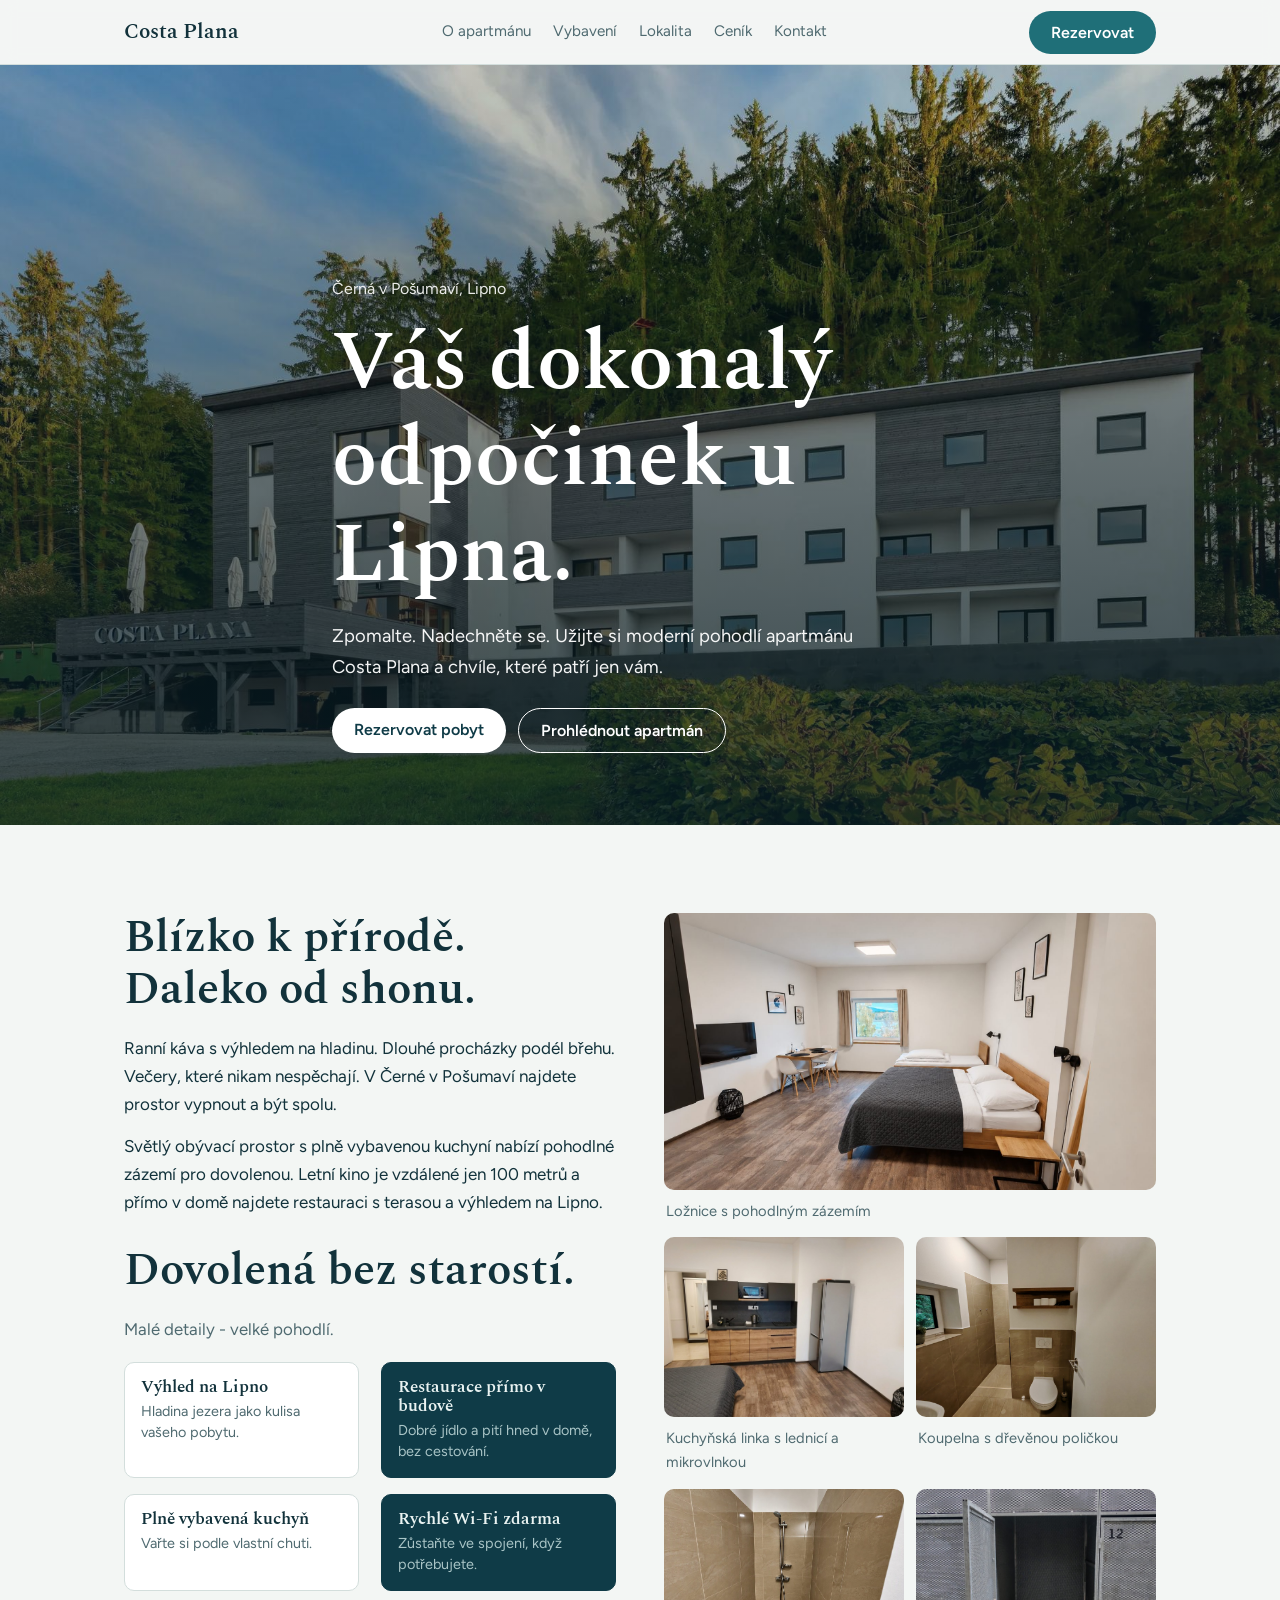
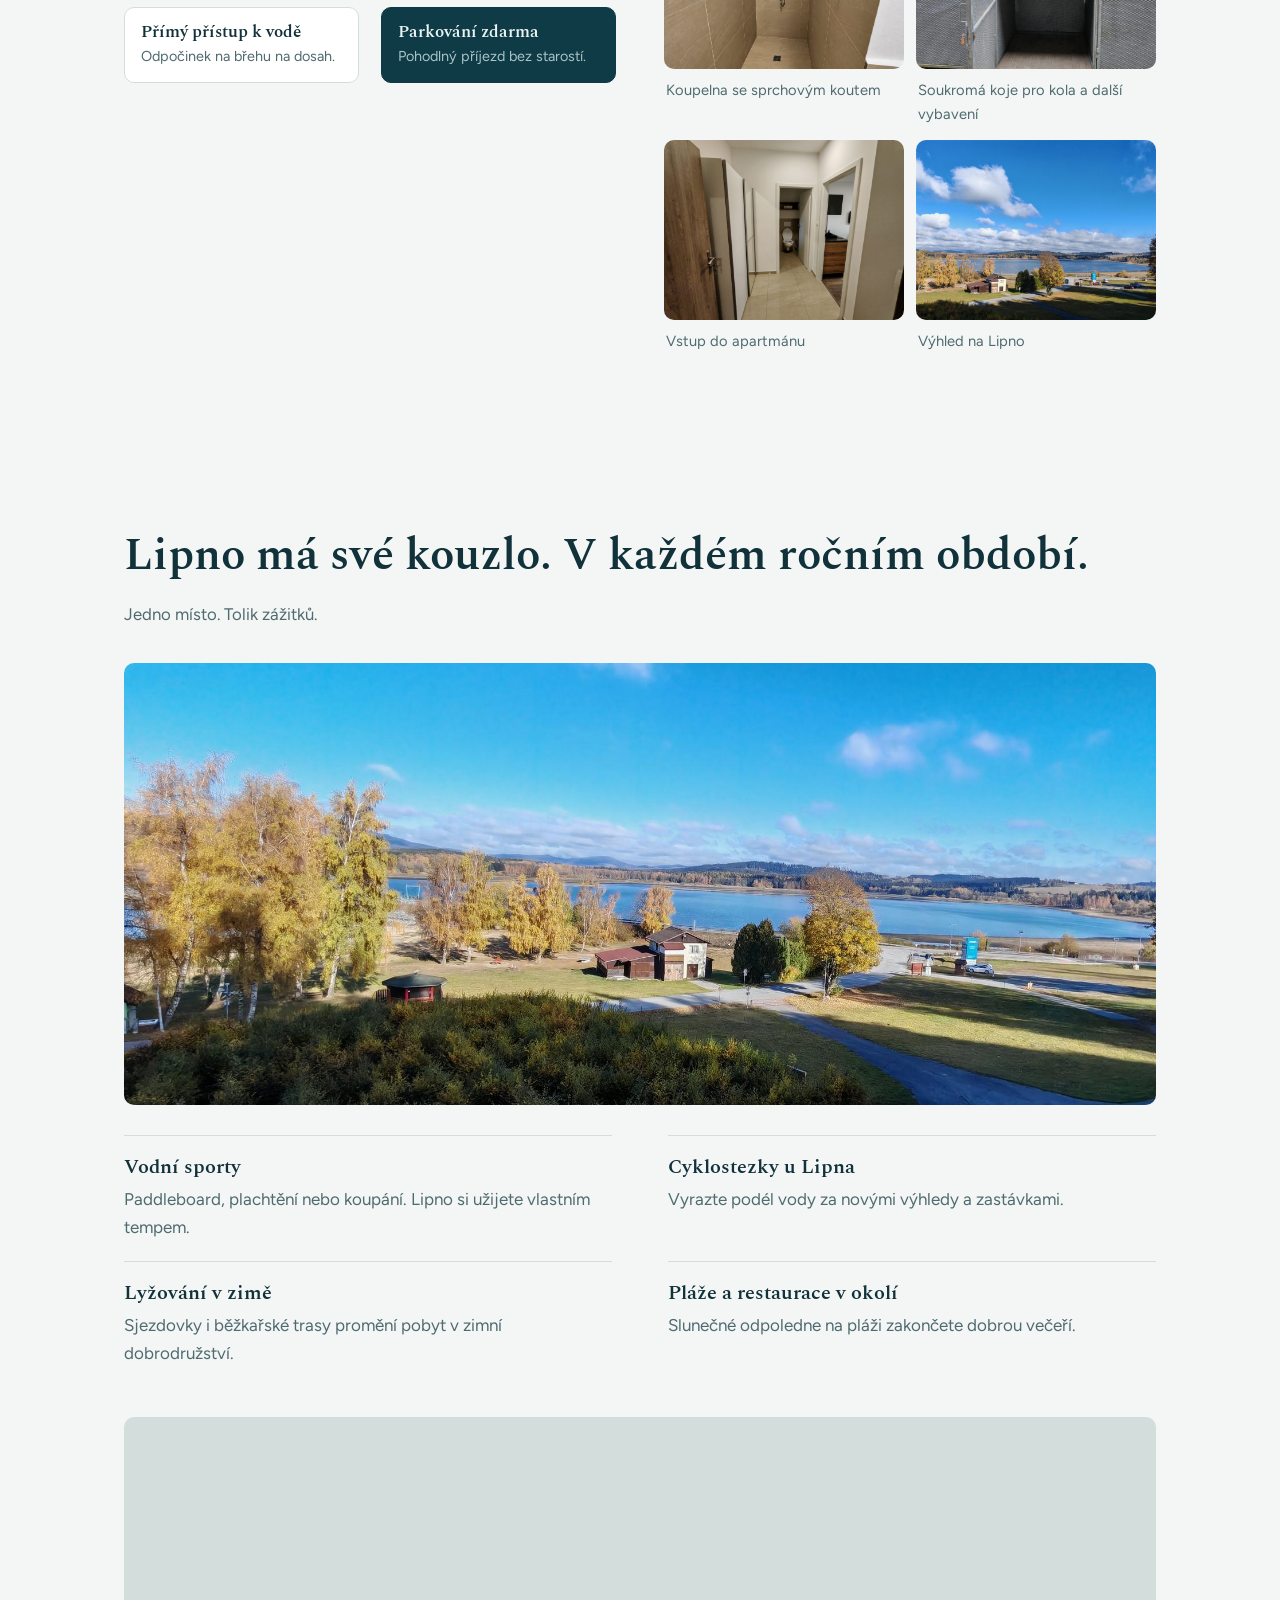
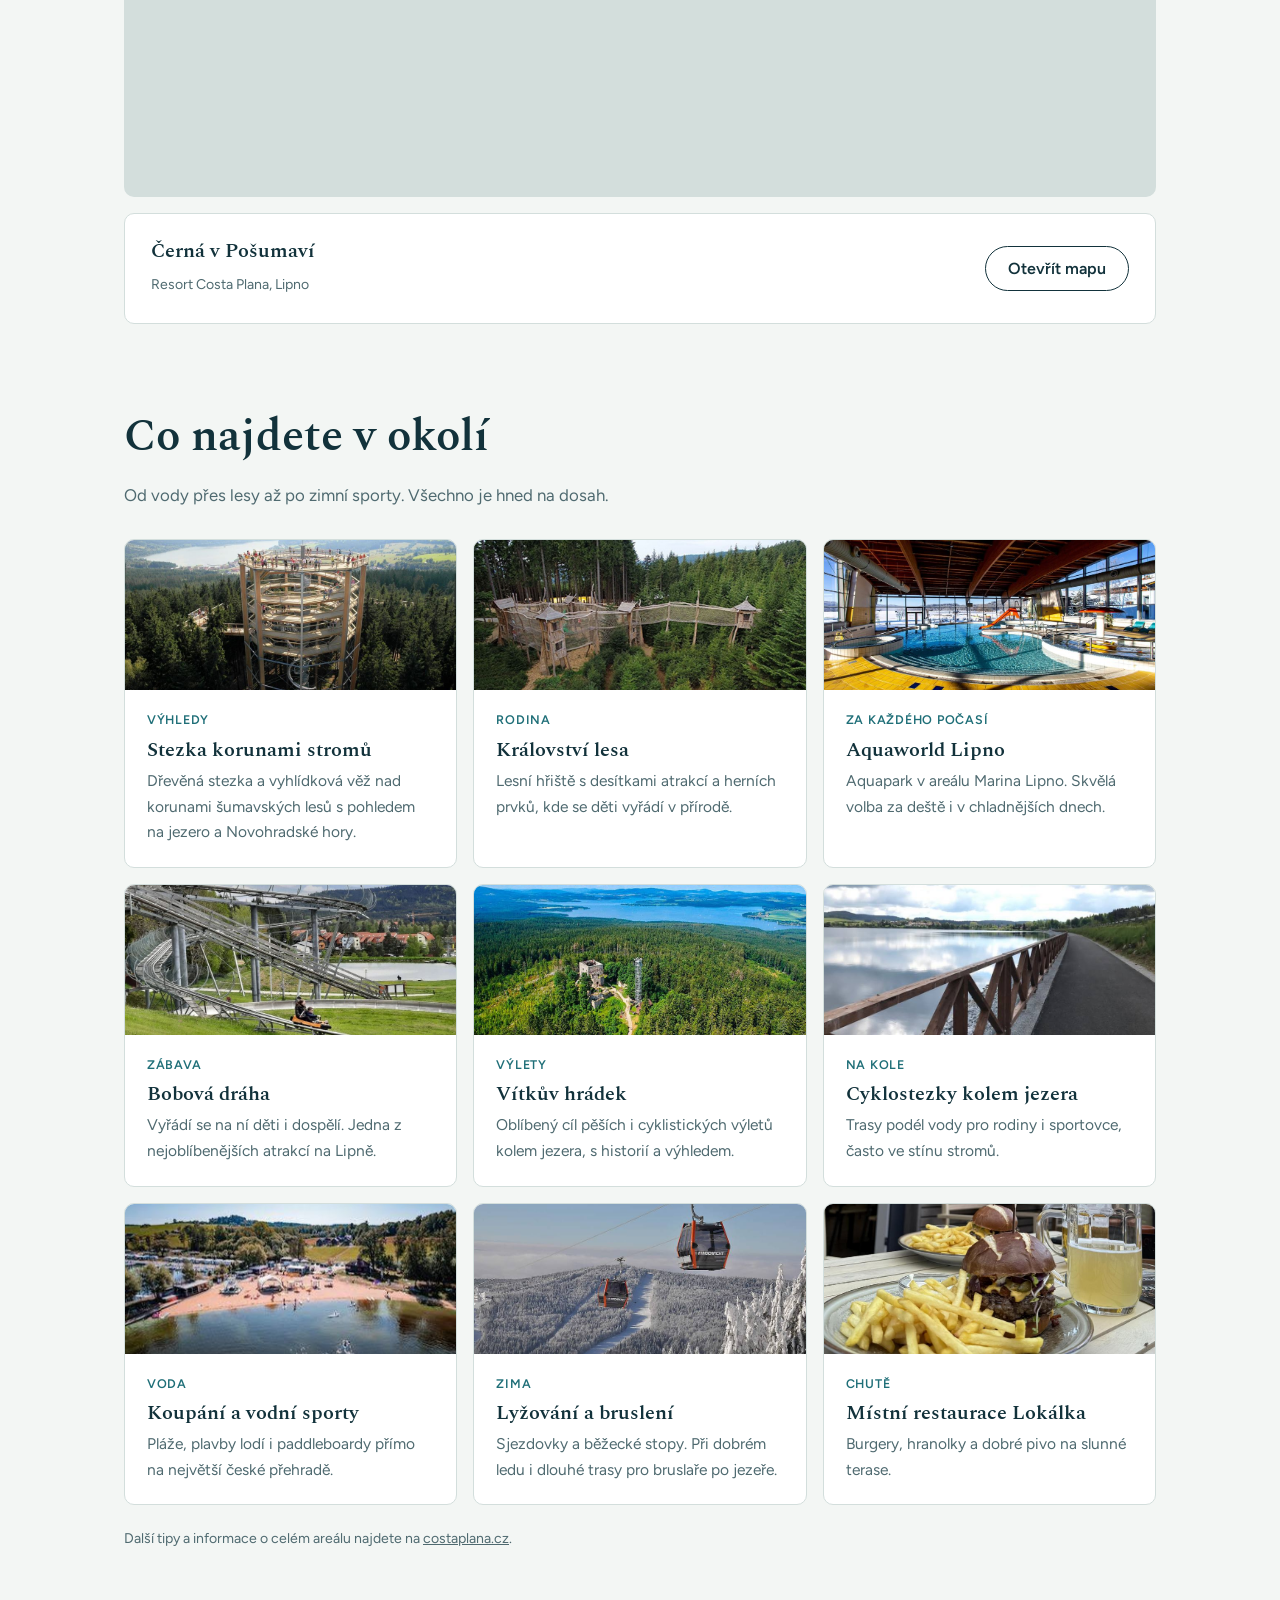
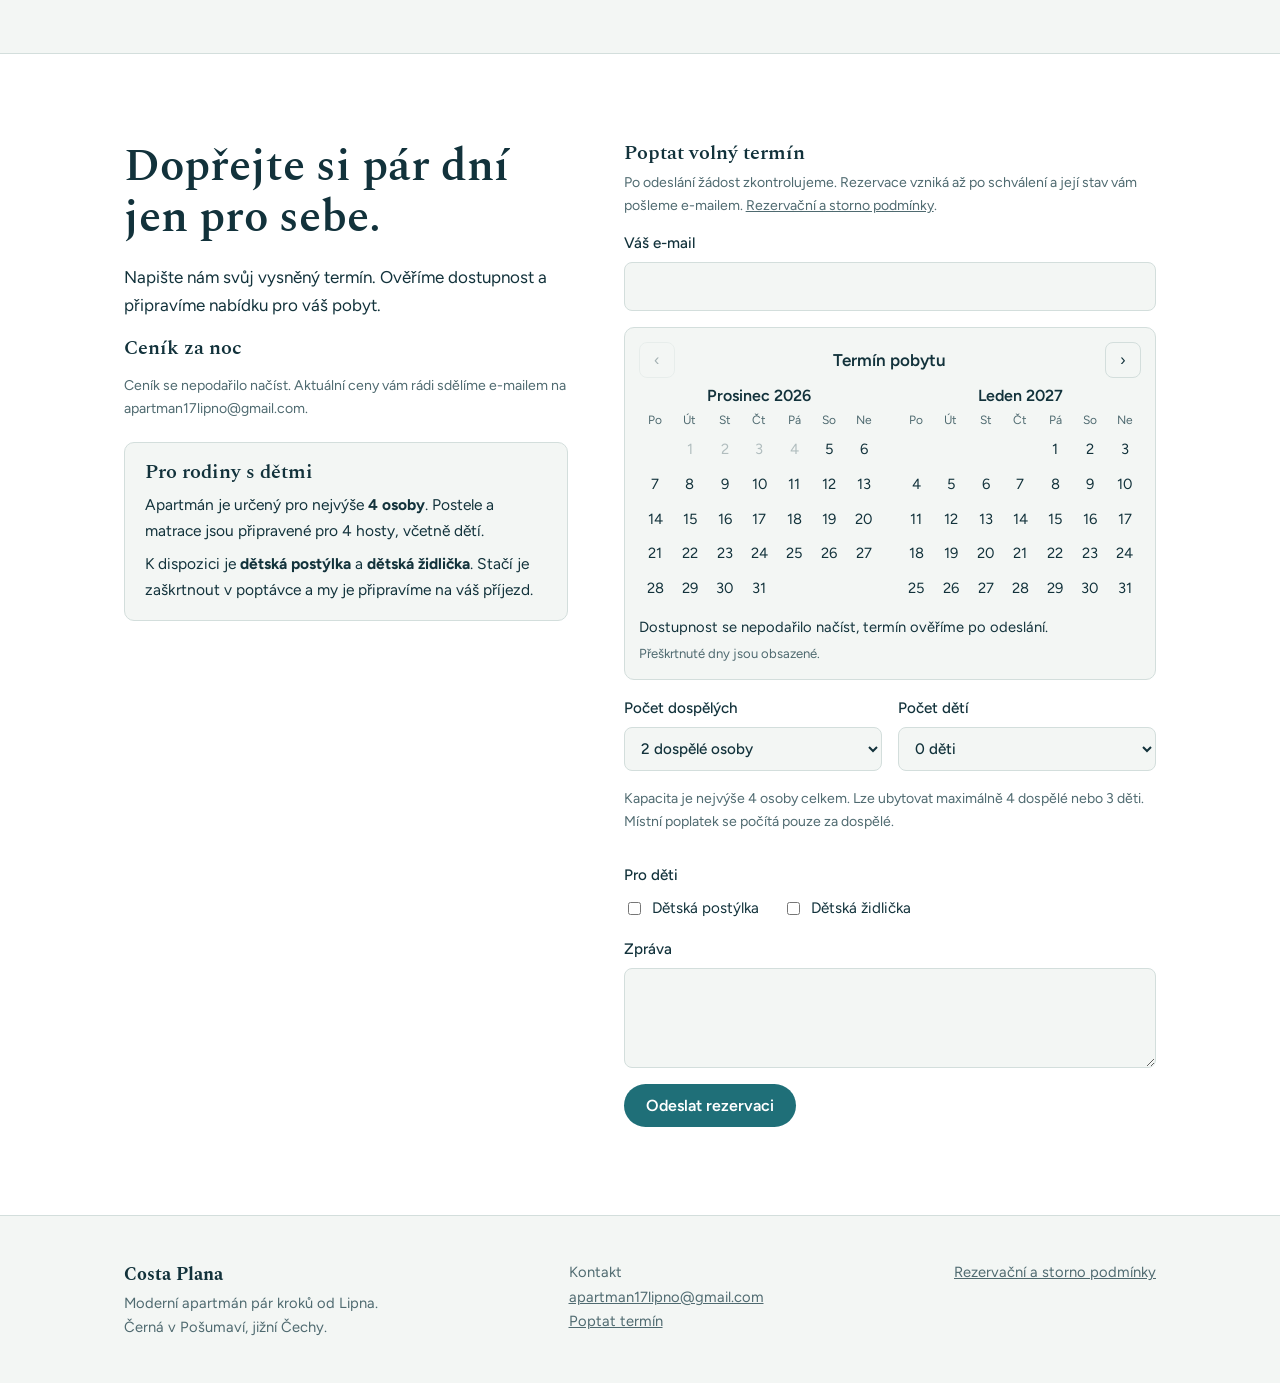
<file: index.html>
<!DOCTYPE html>
<html lang="cs">
<head>
<meta charset="utf-8">
<meta name="viewport" content="width=device-width, initial-scale=1, viewport-fit=cover">
<title>Apartmán Costa Plana – Lipno, Černá v Pošumaví</title>
<meta name="description" content="Moderní apartmán u Lipna v Černé v Pošumaví. Výhled na jezero, terasa, plně vybavená kuchyň a parkování. Rezervovat pobyt.">
<link rel="preconnect" href="https://fonts.googleapis.com">
<link rel="preconnect" href="https://fonts.gstatic.com" crossorigin>
<link href="https://fonts.googleapis.com/css2?family=Spectral:wght@400;600&family=Figtree:wght@400;500;600&display=swap" rel="stylesheet">
<link rel="stylesheet" href="assets/site.css">
</head>
<body id="top">

<header>
  <div class="wrap">
    <a class="logo" href="#top">Costa Plana</a>
    <nav aria-label="Hlavní navigace">
      <a href="#apartman">O apartmánu</a>
      <a href="#vybaveni">Vybavení</a>
      <a href="#lokalita">Lokalita</a>
      <a href="#cenik">Ceník</a>
      <a href="#kontakt">Kontakt</a>
    </nav>
    <a class="btn" href="#rezervace">Rezervovat</a>
  </div>
</header>

<main>
<div class="hero" style="--hero:url('images/hero.jpg')">
  <div class="wrap">
    <small>Černá v Pošumaví, Lipno</small>
    <h1>Váš dokonalý odpočinek u Lipna.</h1>
    <p>Zpomalte. Nadechněte se. Užijte si moderní pohodlí apartmánu Costa Plana a chvíle, které patří jen vám.</p>
    <div class="row">
      <a class="btn" href="#rezervace">Rezervovat pobyt</a>
      <a class="btn ghost" href="#apartman">Prohlédnout apartmán</a>
    </div>
  </div>
</div>

<section id="apartman">
  <div class="wrap split">
    <div class="photos">
      <figure class="gallery-item"><button class="gallery-open" type="button" data-full="assets/loznice.jpg" data-caption="Ložnice s pohodlným zázemím"><img src="assets/loznice.jpg" alt="Ložnice s pohodlným zázemím" loading="lazy"><span class="zoom-hint">Zvětšit</span></button><figcaption>Ložnice s pohodlným zázemím</figcaption></figure>
      <figure class="gallery-item"><button class="gallery-open" type="button" data-full="assets/kuchyne.jpg" data-caption="Kuchyňská linka s lednicí a mikrovlnkou"><img src="assets/kuchyne.jpg" alt="Kuchyňská linka s lednicí a mikrovlnkou" loading="lazy"><span class="zoom-hint">Zvětšit</span></button><figcaption>Kuchyňská linka s lednicí a mikrovlnkou</figcaption></figure>
      <figure class="gallery-item"><button class="gallery-open" type="button" data-full="assets/koupelna-policka.jpg" data-caption="Koupelna s dřevěnou poličkou"><img src="assets/koupelna-policka.jpg" alt="Koupelna s dřevěnou poličkou" loading="lazy"><span class="zoom-hint">Zvětšit</span></button><figcaption>Koupelna s dřevěnou poličkou</figcaption></figure>
      <figure class="gallery-item"><button class="gallery-open" type="button" data-full="assets/koupelna.jpg" data-caption="Koupelna se sprchovým koutem"><img src="assets/koupelna.jpg" alt="Koupelna se sprchovým koutem" loading="lazy"><span class="zoom-hint">Zvětšit</span></button><figcaption>Koupelna se sprchovým koutem</figcaption></figure>
      <figure class="gallery-item"><button class="gallery-open" type="button" data-full="assets/vstup.jpg" data-caption="Soukromá koje pro kola a další vybavení"><img src="assets/vstup.jpg" alt="Soukromá koje pro kola a další vybavení" loading="lazy"><span class="zoom-hint">Zvětšit</span></button><figcaption>Soukromá koje pro kola a další vybavení</figcaption></figure>
      <figure class="gallery-item"><button class="gallery-open" type="button" data-full="assets/vstup-apartmanu.jpg" data-caption="Vstup do apartmánu"><img src="assets/vstup-apartmanu.jpg" alt="Vstup do apartmánu" loading="lazy"><span class="zoom-hint">Zvětšit</span></button><figcaption>Vstup do apartmánu</figcaption></figure>
      <figure class="gallery-item"><button class="gallery-open" type="button" data-full="assets/vyhled-lipno.jpg" data-caption="Výhled na Lipno"><img src="assets/vyhled-lipno.jpg" alt="Výhled na Lipno" loading="lazy"><span class="zoom-hint">Zvětšit</span></button><figcaption>Výhled na Lipno</figcaption></figure>
    
    </div>
    <div class="apartment-copy">
      <h2>Blízko k přírodě. Daleko od shonu.</h2>
      <p>Ranní káva s výhledem na hladinu. Dlouhé procházky podél břehu. Večery, které nikam nespěchají. V Černé v Pošumaví najdete prostor vypnout a být spolu.</p>
      <p>Světlý obývací prostor s plně vybavenou kuchyní nabízí pohodlné zázemí pro dovolenou. Letní kino je vzdálené jen 100 metrů a přímo v domě najdete restauraci s terasou a výhledem na Lipno.</p>
      <h2 id="vybaveni" class="amenities-title">Dovolená bez starostí.</h2>
      <p class="lead">Malé detaily - velké pohodlí.</p>
      <div class="amenities-list">
        <div><h3>Výhled na Lipno</h3><p>Hladina jezera jako kulisa vašeho pobytu.</p></div>
        <div><h3>Restaurace přímo v budově</h3><p>Dobré jídlo a pití hned v domě, bez cestování.</p></div>
        <div><h3>Plně vybavená kuchyň</h3><p>Vařte si podle vlastní chuti.</p></div>
        <div><h3>Rychlé Wi-Fi zdarma</h3><p>Zůstaňte ve spojení, když potřebujete.</p></div>
        <div><h3>Přímý přístup k vodě</h3><p>Odpočinek na břehu na dosah.</p></div>
        <div><h3>Parkování zdarma</h3><p>Pohodlný příjezd bez starostí.</p></div>
      </div>
    </div>
  </div>
</section>

<section id="lokalita">
  <div class="wrap">
    <h2>Lipno má své kouzlo. V každém ročním období.</h2>
    <p class="lead">Jedno místo. Tolik zážitků.</p>
    <div class="wide" role="img" aria-label="Pohled z apartmánu na Lipno za soumraku" style="--img:url('images/lipno-soumrak.jpg')"></div>
    <div class="seasons">
      <div><h3>Vodní sporty</h3><p>Paddleboard, plachtění nebo koupání. Lipno si užijete vlastním tempem.</p></div>
      <div><h3>Cyklostezky u Lipna</h3><p>Vyrazte podél vody za novými výhledy a zastávkami.</p></div>
      <div><h3>Lyžování v zimě</h3><p>Sjezdovky i běžkařské trasy promění pobyt v zimní dobrodružství.</p></div>
      <div><h3>Pláže a restaurace v okolí</h3><p>Slunečné odpoledne na pláži zakončete dobrou večeří.</p></div>
    </div>
    <iframe class="map" title="Mapa: Costa Plana, Lipno" src="https://maps.google.com/maps?q=COSTA+PLANA+Lipno&ll=48.7379008,14.0998275&z=17&hl=cs&output=embed" loading="lazy" referrerpolicy="no-referrer-when-downgrade" allowfullscreen></iframe>
    <div class="where">
      <div><h3>Černá v Pošumaví</h3><span class="note">Resort Costa Plana, Lipno</span></div>
      <a class="btn ghost" href="https://www.google.com/maps/place/COSTA+PLANA+Lipno/@48.7379008,14.0998275,17z/" target="_blank" rel="noopener">Otevřít mapu</a>
    </div>
  </div>
</section>

<section id="okoli" style="padding-top:0">
  <div class="wrap">
    <h2>Co najdete v okolí</h2>
    <p class="lead">Od vody přes lesy až po zimní sporty. Všechno je hned na dosah.</p>
    <div class="pois">
      <article class="poi"><img class="ill" src="assets/images/stezka-korunami.jpg" alt="Stezka korunami stromů Lipno, vyhlídková věž nad lesem s výhledem na jezero" loading="lazy"><div class="b"><span>Výhledy</span><h3>Stezka korunami stromů</h3><p>Dřevěná stezka a vyhlídková věž nad korunami šumavských lesů s pohledem na jezero a Novohradské hory.</p></div></article>
      <article class="poi"><img class="ill" src="assets/images/kralovstvi-lesa.jpg" alt="Království lesa, dřevěné lanové trasy a věžičky v lese" loading="lazy"><div class="b"><span>Rodina</span><h3>Království lesa</h3><p>Lesní hřiště s desítkami atrakcí a herních prvků, kde se děti vyřádí v přírodě.</p></div></article>
      <article class="poi"><img class="ill" src="assets/images/aquaworld.jpg" alt="Aquaworld Lipno, krytý bazén se skluzavkou a výhledem na zasněžené jezero" loading="lazy"><div class="b"><span>Za každého počasí</span><h3>Aquaworld Lipno</h3><p>Aquapark v areálu Marina Lipno. Skvělá volba za deště i v chladnějších dnech.</p></div></article>
      <article class="poi"><img class="ill" src="assets/images/bobova-draha.jpg" alt="Bobová dráha na Lipně, vozík na kovové dráze nad loukou" loading="lazy" style="object-position:center 60%"><div class="b"><span>Zábava</span><h3>Bobová dráha</h3><p>Vyřádí se na ní děti i dospělí. Jedna z nejoblíbenějších atrakcí na Lipně.</p></div></article>
      <article class="poi"><img class="ill" src="assets/images/vitkuv-hradek.jpg" alt="Vítkův hrádek, zřícenina hradu a rozhledna v lese nad jezerem Lipno" loading="lazy" style="object-position:center 55%"><div class="b"><span>Výlety</span><h3>Vítkův hrádek</h3><p>Oblíbený cíl pěších i cyklistických výletů kolem jezera, s historií a výhledem.</p></div></article>
      <article class="poi"><img class="ill" src="assets/images/cyklostezka.jpg" alt="Cyklostezka podél jezera Lipno s dřevěným zábradlím" loading="lazy" style="object-position:center 55%"><div class="b"><span>Na kole</span><h3>Cyklostezky kolem jezera</h3><p>Trasy podél vody pro rodiny i sportovce, často ve stínu stromů.</p></div></article>
      <article class="poi"><img class="ill" src="assets/images/windy-point.jpg" alt="Pláž Windy Point u Lipna s vodními sporty" loading="lazy" style="object-position:center 55%"><div class="b"><span>Voda</span><h3>Koupání a vodní sporty</h3><p>Pláže, plavby lodí i paddleboardy přímo na největší české přehradě.</p></div></article>
      <article class="poi"><img class="ill" src="assets/images/zimni-sjezdovky.jpg" alt="Lanovka a zasněžené sjezdovky v zimní krajině" loading="lazy" style="object-position:center 40%"><div class="b"><span>Zima</span><h3>Lyžování a bruslení</h3><p>Sjezdovky a běžecké stopy. Při dobrém ledu i dlouhé trasy pro bruslaře po jezeře.</p></div></article>
      <article class="poi"><img class="ill" src="assets/images/restaurace-lokalka.jpg" alt="Burger, hranolky a pivo na terase restaurace Lokálka" loading="lazy" style="object-position:center 50%"><div class="b"><span>Chutě</span><h3>Místní restaurace Lokálka</h3><p>Burgery, hranolky a dobré pivo na slunné terase.</p></div></article></div>
    <p class="note" style="margin-top:22px">Další tipy a informace o celém areálu najdete na <a href="https://costaplana.cz" target="_blank" rel="noopener">costaplana.cz</a>.</p>
  </div>
</section>

<section id="rezervace">
  <div class="wrap booking">
    <div id="cenik">
      <h2>Dopřejte si pár dní jen pro sebe.</h2>
      <p>Napište nám svůj vysněný termín. Ověříme dostupnost a připravíme nabídku pro váš pobyt.</p>
      <h3 class="tt">Ceník za noc</h3>
      <dl class="tariff" id="tariff"></dl>
      <p class="note" id="tariffnote"></p>
      <div class="fam"><h3>Pro rodiny s dětmi</h3>
        <p>Apartmán je určený pro nejvýše <strong>4 osoby</strong>. Postele a matrace jsou připravené pro 4 hosty, včetně dětí.</p>
        <p>K dispozici je <strong>dětská postýlka</strong> a <strong>dětská židlička</strong>. Stačí je zaškrtnout v poptávce a my je připravíme na váš příjezd.</p>
      </div>
    </div>
    <div>
      <h3>Poptat volný termín</h3>
      <p class="note">Po odeslání žádost zkontrolujeme. Rezervace vzniká až po schválení a její stav vám pošleme e-mailem. <a href="rezervacni-a-storno-podminky.html">Rezervační a storno podmínky</a>.</p>
      <form id="inq">
        <label class="full">Váš e-mail<input type="email" id="f-mail" required autocomplete="email"></label>
        <div style="position:absolute;left:-9999px;opacity:0" aria-hidden="true"><label>Nevyplňujte<input type="text" id="f-web" name="web" tabindex="-1" autocomplete="off"></label></div>
        <div class="full"><div id="cal" class="cal" aria-label="Výběr termínu pobytu"></div><div id="pricebox" class="pricebox" aria-live="polite"></div><input type="hidden" id="f-from"><input type="hidden" id="f-to"></div>
        <label>Počet dospělých
          <select id="f-adults">
            <option value="1">1 dospělá osoba</option><option value="2" selected>2 dospělé osoby</option><option value="3">3 dospělé osoby</option><option value="4">4 dospělé osoby</option>
          </select>
        </label>
        <label>Počet dětí
          <select id="f-children">
            <option value="0" selected>0 dětí</option><option value="1">1 dítě</option><option value="2">2 děti</option><option value="3">3 děti</option>
          </select>
        </label>
        <p class="full note">Kapacita je nejvýše 4 osoby celkem. Lze ubytovat maximálně 4 dospělé nebo 3 děti. Místní poplatek se počítá pouze za dospělé.</p>
        <fieldset class="full opts"><legend>Pro děti</legend><label class="chk"><input type="checkbox" id="f-cot"> Dětská postýlka</label><label class="chk"><input type="checkbox" id="f-chair"> Dětská židlička</label></fieldset>
        <label class="full">Zpráva<textarea id="f-msg"></textarea></label>
        <div class="full"><button class="btn" type="submit">Odeslat rezervaci</button></div>
      </form>
    </div>
  </div>
</section>
</main>

<footer id="kontakt">
  <div class="wrap">
    <div><strong style="font-family:var(--serif);font-size:1.15rem;color:var(--ink)">Costa Plana</strong><br>Moderní apartmán pár kroků od Lipna.<br>Černá v Pošumaví, jižní Čechy.</div>
    <div>Kontakt<br><a href="mailto:apartman17lipno@gmail.com">apartman17lipno@gmail.com</a><br><a href="#rezervace">Poptat termín</a></div>
    <div><a href="rezervacni-a-storno-podminky.html">Rezervační a storno podmínky</a></div>
  </div>
</footer>

<script src="assets/booking.js" defer></script>
<dialog id="photo-lightbox" aria-label="Zvětšená fotografie"><button class="lightbox-close" type="button">Zavřít ×</button><figure><img alt=""><figcaption></figcaption></figure></dialog>
<script src="assets/gallery.js" defer></script>
</body>
</html>
</file>
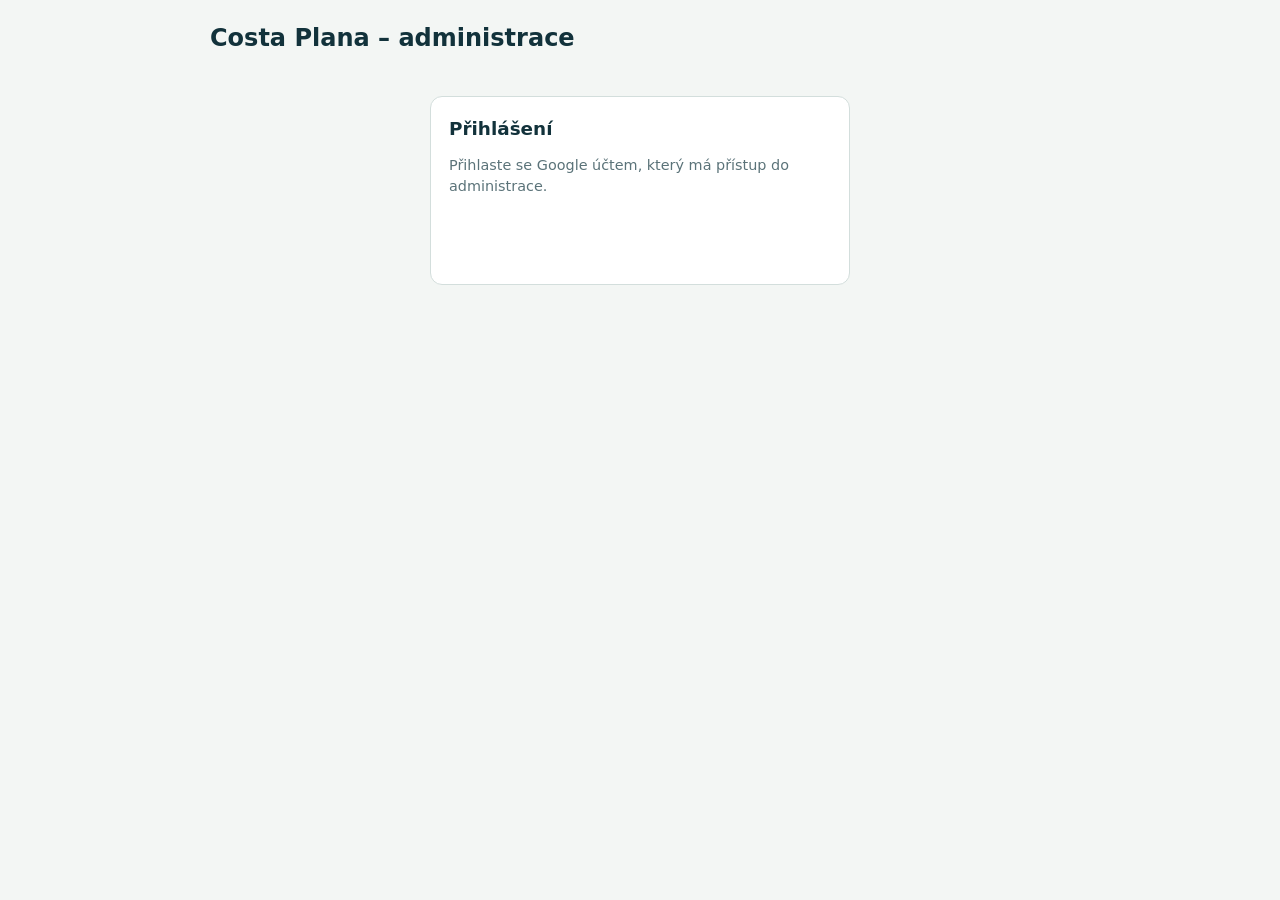
<file: admin.html>
<!DOCTYPE html>
<html lang="cs"><head><meta name="robots" content="noindex, nofollow"><meta charset="utf-8">
<meta name="viewport" content="width=device-width, initial-scale=1">
<title>Administrace – Costa Plana</title>
<style>
:root{--ink:#12323B;--muted:#5b7379;--line:#d3dedc;--bg:#f3f6f4;--card:#fff;--accent:#1f6f78;--on:#fff}
@media(prefers-color-scheme:dark){:root{--ink:#e6efee;--muted:#9db4b7;--line:#23424b;--bg:#0b1a1f;--card:#112830;--accent:#6fc0c7;--on:#06242a}}
*{box-sizing:border-box}
body{margin:0;background:var(--bg);color:var(--ink);font:16px/1.5 system-ui,-apple-system,"Segoe UI",Roboto,sans-serif}
.wrap{max-width:900px;margin:0 auto;padding:20px}
h1{font-size:1.5rem;margin:0}h2{font-size:1.15rem;margin:0 0 12px}
header{display:flex;justify-content:space-between;align-items:center;gap:12px;flex-wrap:wrap;margin-bottom:16px}
.tabs{display:flex;gap:8px;margin-bottom:16px}
.tab{border:1px solid var(--line);background:var(--card);color:inherit;padding:9px 16px;border-radius:999px;cursor:pointer;font:inherit}
.tab.on{background:var(--accent);color:var(--on);border-color:var(--accent)}
.panel{background:var(--card);border:1px solid var(--line);border-radius:12px;padding:18px;margin-bottom:16px}
.card{border:1px solid var(--line);border-left-width:5px;border-radius:10px;padding:14px;margin-bottom:10px;background:var(--bg)}
.t-inquiry{border-left-color:#e0b43a}.t-booked{border-left-color:#3d9a62}.t-block{border-left-color:#8a9a96}.t-other{border-left-color:var(--line)}
.top{display:flex;gap:10px;align-items:baseline;flex-wrap:wrap;margin-bottom:6px}
.badge{font-size:.75rem;font-weight:600;padding:2px 9px;border-radius:999px;background:var(--line)}
.t-inquiry .badge{background:#f5e3a8;color:#4a3a05}.t-booked .badge{background:#c9ead6;color:#10432a}.t-lifecycle .badge{background:#d8e9ed;color:#12323b}
.muted{color:var(--muted)}.small{font-size:.9rem}
.line{font-size:.95rem}.msg{white-space:pre-wrap;color:var(--muted);font-size:.92rem;margin-top:4px}
.acts{display:flex;gap:8px;flex-wrap:wrap;margin-top:10px}
button.b{font:inherit;border:1px solid var(--accent);background:var(--accent);color:var(--on);padding:8px 16px;border-radius:999px;cursor:pointer}
button.b.o{background:transparent;color:var(--accent)}button.b.d{border-color:#b3392b;color:#b3392b;background:transparent}
button.b.arm{background:#b3392b;color:#fff;border-color:#b3392b}
button:disabled{opacity:.5;cursor:default}
label{display:grid;gap:4px;font-size:.9rem;font-weight:500}
input,select{font:inherit;color:inherit;background:var(--bg);border:1px solid var(--line);border-radius:8px;padding:8px 10px;width:100%}
.row{display:flex;gap:12px;flex-wrap:wrap;align-items:end}.row>*{flex:1 1 140px}
.chk{display:flex;align-items:center;gap:8px;font-weight:400}.chk input{width:auto}
.rule{display:grid;grid-template-columns:2fr 1fr 1fr 1fr auto;gap:8px;margin-bottom:8px;align-items:center}
.rule.h{font-size:.8rem;color:var(--muted)}
@media(max-width:640px){.rule{grid-template-columns:1fr 1fr}.rule.h{display:none}}
.toast{position:sticky;top:8px;padding:10px 14px;border-radius:10px;margin-bottom:12px;z-index:5}
.toast.ok{background:#c9ead6;color:#10432a}.toast.bad{background:#f6d3cf;color:#6b1a10}
.login{max-width:420px;margin:40px auto}.login p{margin:0 0 12px}.login .row{align-items:end}
.login{max-width:420px;margin:40px auto}.login p{margin:0 0 12px}.login .row{align-items:end}
.status-filter{display:grid;gap:8px;margin-top:14px}.status-filter>strong{font-size:.92rem}.status-filter details{position:relative;max-width:420px}.status-filter summary{cursor:pointer;padding:9px 12px;border:1px solid var(--line);border-radius:8px;background:var(--bg);list-style-position:inside}.status-filter details[open]{padding:8px;border:1px solid var(--line);border-radius:10px}.status-filter #stateFilterOptions{max-height:240px;overflow:auto;padding:4px 0}.status-filter #stateFilterOptions label{display:flex;align-items:center;gap:8px;padding:5px 4px;font-weight:400}.status-filter #stateFilterOptions input{width:auto;margin:0}.status-filter .b{margin-top:4px}
</style></head>
<body><div class="wrap">
<header><h1>Costa Plana – administrace</h1><div><button class="b o" id="reload" hidden>Obnovit</button> <button class="b o" id="logout" hidden>Odhlásit</button></div></header>
<div id="msg" class="toast" hidden></div>
<div id="login" class="panel login">
  <h2>Přihlášení</h2>
  <p class="muted small">Přihlaste se Google účtem, který má přístup do administrace.</p>
  <div id="gbtn" style="min-height:44px"></div>
  <p class="small" id="loginInfo" style="margin-top:12px" role="status"></p>
</div>
<div id="app" hidden>
<div class="tabs"><button class="tab on" data-tab="t1">Poptávky a rezervace <span id="cnt"></span></button><button class="tab" data-tab="t2">Ceník</button><button class="tab" data-tab="t3">Platební údaje a přístupový kód</button><button class="tab" data-tab="t4">Kniha hostů</button></div>

<section id="t1">
  <div class="panel">
    <label class="chk"><input type="checkbox" id="mailGuest" checked> Při zamítnutí poslat hostovi e-mail</label>
    <div class="status-filter">
      <strong>Filtrovat podle stavu</strong>
      <details id="stateFilter">
        <summary id="stateFilterLabel">Všechny stavy</summary>
        <div id="stateFilterOptions"></div>
        <button class="b o" type="button" id="clearStateFilter">Zrušit výběr</button>
      </details>
      <p class="muted small">Lze vybrat více stavů. Bez výběru se zobrazují všechny rezervace.</p>
    </div>
    <div id="list" style="margin-top:14px"><p class="muted">Načítám…</p></div>
  </div>
  <div class="panel">
    <h2>Přidat rezervaci nebo blokaci</h2>
    <div class="row">
      <label>Typ<select id="a-type"><option value="booked">Rezervace (např. telefonická)</option><option value="block">Blokace (vlastní pobyt, oprava)</option></select></label>
      <label>Příjezd<input type="date" id="a-from"></label>
      <label>Odjezd<input type="date" id="a-to"></label>
      <label>Poznámka nebo jméno<input type="text" id="a-note" maxlength="100"></label>
      <div><button class="b" id="a-btn">Přidat</button></div>
    </div>
  </div>
</section>

<section id="t2" hidden>
  <div class="panel">
    <h2>Ceny za noc</h2>
    <p class="muted small">Pozdější řádek přebíjí dřívější. Datum zadejte ve tvaru 21.12. Pokud je „od“ pozdější než „do“, období přechází přes konec roku (například 21.12. – 2.1.).</p>
    <div class="rule h"><span>Název</span><span>Od</span><span>Do</span><span>Cena (Kč)</span><span></span></div>
    <div id="rules"></div>
    <button class="b o" id="addRule">+ Přidat období</button>
  </div>
  <div class="panel">
    <h2>Ostatní poplatky</h2>
    <div class="row">
      <label>Cena v dnech mimo uvedená období (Kč)<input type="number" min="0" id="p-def"></label>
      <label>Úklid za pobyt (Kč)<input type="number" min="0" id="p-clean"></label>
      <label>Místní poplatek za dospělou osobu a noc (Kč)<input type="number" min="0" id="p-pp"></label>
    </div>
    <div class="acts"><button class="b" id="savePrices">Uložit ceník</button></div>
    <p class="muted small">Nové ceny se na webu zobrazí po obnovení stránky. Rezervace už vytvořené zůstávají s původní cenou.</p>
  </div>
</section>

<section id="t3" hidden>
  <div class="panel">
    <h2>Platební údaje a přístupový kód</h2>
    <p class="muted small">Údaje se ukládají do nastavení Apps Scriptu. QR platba zatím není zapnutá.</p>
    <div class="row">
      <label>Jméno příjemce<input id="l-account-name" maxlength="100"></label>
      <label>Bankovní účet / IBAN<input id="l-bank-account" maxlength="100" autocomplete="off"></label>
      <label>Přístupový kód k apartmánu<input id="l-access-code" maxlength="100" autocomplete="off"></label>
    </div>
    <div class="acts"><button class="b" id="saveLifecycleSettings">Uložit nastavení</button></div>
  </div>
</section>

<section id="t4" hidden>
  <div class="panel">
    <h2>Generování knihy hostů</h2>
    <p class="muted small">PDF zahrne pouze skutečně ukončené pobyty se stavem „Pobyt ukončen“ a dokončeným online check-inem. Záznamy jsou řazeny podle začátku pobytu.</p>
    <div class="row">
      <label>Od data pobytu<input type="date" id="guestbook-from"></label>
      <label>Do data pobytu<input type="date" id="guestbook-to"></label>
      <div><button class="b" id="guestbook-generate" type="button">Vygenerovat PDF</button></div>
    </div>
    <p class="muted small">Pokud u hosta chybí některý evidovaný údaj, bude záznam v PDF označen k doplnění. Rozsah období může být nejvýše 6 let.</p>
  </div>
</section>
</div>
</div>
<script>
var data=null,selectedStatuses=[];
function $(id){return document.getElementById(id);}
function el(t,c,x){var e=document.createElement(t);if(c)e.className=c;if(x!=null)e.textContent=x;return e;}
function cz(i){var a=i.split('-');return (+a[2])+'. '+(+a[1])+'. '+a[0];}
function nights(a,b){return Math.round((new Date(b+'T00:00:00')-new Date(a+'T00:00:00'))/864e5);}
function noun(n){return n+' '+(n===1?'noc':n<5?'noci':'nocí');}
var ERR={busy:'Termín se překrývá s jinou událostí v kalendáři.',dates:'Zkontrolujte zadané období.',range:'Vyberte období nejvýše 6 let.',empty:'Ve vybraném období nejsou žádné ukončené pobyty s dokončeným check-inem.',invalid:'Zkontrolujte částky a zadané údaje.',amount:'Částka musí být kladná a nesmí přesáhnout zbývající cenu.',settings:'Nejdřív uložte bankovní účet a přístupový kód v záložce Platební údaje a přístupový kód.',legacy:'U starší poptávky nejdřív doplňte cenový rozpis.',state:'Tuto akci nelze provést v aktuálním stavu rezervace.',already:'Automatická výzva už byla odeslána.',managed:'Rezervaci nelze smazat; použijte storno, aby zůstala zachována historie.',notfound:'Událost už neexistuje, seznam se obnoví.'};
function toast(t,bad){var m=$('msg');m.textContent=t;m.className='toast '+(bad?'bad':'ok');m.hidden=false;clearTimeout(toast.t);toast.t=setTimeout(function(){m.hidden=true;},6000);}
var PROD_EP='https://script.google.com/macros/s/AKfycbxqNQdGvT4scxO_k0uNsjusx61ivbBodvtGSQCqQwsHtzOn6fPTu6IHN-PEZ7Qisspr9A/exec';
var TEST_EP='https://script.google.com/macros/s/AKfycbyZViBGlJQ0I8rDSNPGJMOhPOv0Go2KEEsoSoqvS6wH9HP4es48nBq288caje392S2fYA/exec';
var isProd=window.location.hostname==='apartman17lipno.cz'||window.location.hostname==='www.apartman17lipno.cz';
var EP=isProd?PROD_EP:TEST_EP,KEY='cp_admin_session',CLIENT_ID='478585801571-svdcuhvao5ft4dpsblvkf36jg2751uqj.apps.googleusercontent.com';
// Veřejné GET volání přes <script> (jen config a nonce, bez tajných údajů)
function jsonp(params){
  return new Promise(function(resolve,reject){
    var cb='cb'+Date.now()+Math.floor(Math.random()*1e6),sc=document.createElement('script'),done=false,timer;
    function cleanup(){done=true;clearTimeout(timer);delete window[cb];if(sc.parentNode)sc.parentNode.removeChild(sc);}
    window[cb]=function(j){if(done)return;cleanup();resolve(j);};
    sc.onerror=function(){if(done)return;cleanup();reject(new Error('net'));};
    timer=setTimeout(function(){if(done)return;cleanup();reject(new Error('timeout'));},25000);
    sc.src=EP+'?'+Object.keys(params).map(function(k){return encodeURIComponent(k)+'='+encodeURIComponent(params[k]);}).join('&')+'&callback='+cb;
    document.head.appendChild(sc);
  });
}
// Přihlášení a administrátorské operace jdou přes POST, token relace je v těle požadavku, nikdy v URL
function post(body){
  return fetch(EP,{method:'POST',headers:{'Content-Type':'text/plain;charset=utf-8'},body:JSON.stringify(body)})
    .then(function(r){return r.json();});
}
function getSess(){try{var o=JSON.parse(localStorage.getItem(KEY)||'null');if(o&&o.t&&o.x>Date.now())return o.t;}catch(e){}return '';}
function setSess(t,x){try{localStorage.setItem(KEY,JSON.stringify({t:t,x:x}));}catch(e){}}
function clearSess(){try{localStorage.removeItem(KEY);}catch(e){}}
function show(on){$('app').hidden=!on;$('login').hidden=on;$('logout').hidden=!on;$('reload').hidden=!on;}
function info(t){$('loginInfo').textContent=t||'';}
function api(fn,args){return post({action:'admin',s:getSess(),fn:fn,args:args||[]});}
function authFail(msg){clearSess();show(false);info(msg||'Přihlášení vypršelo. Přihlaste se znovu.');startLogin();}
function load(keepPrices){
  api('adminList').then(function(d){
    if(d&&d.error==='auth')return authFail();
    if(!d||!d.ok){toast('Načtení se nepodařilo.',true);return;}
    data=d;render(!keepPrices);
  }).catch(function(){toast('Spojení se skriptem selhalo.',true);$('list').textContent='';});
}
function call(fn,args,ok,keepPrices){
  api(fn,args).then(function(res){
    if(res&&res.error==='auth')return authFail();
    if(res&&res.ok){
      if(res.warning==='checkinMail')toast('Platba byla zaznamenána, ale okamžité odeslání check-in e-mailu selhalo. Odešlete výzvu ručně.',true);
      else if(ok)toast(ok);
      load(keepPrices);
    }
    else{toast(ERR[res&&res.error]||'Akce se nepodařila.',true);if(res&&res.error==='notfound')load(keepPrices);}
  }).catch(function(){toast('Spojení se skriptem selhalo.',true);});
}
// ---- Přihlášení přes Google Identity Services ----
var LOGIN_ERR={forbidden:'Tento Google účet nemá přístup do administrace.',
  signature:'Přihlášení se nepodařilo ověřit. Zkuste to znovu.',token:'Přihlášení se nepodařilo ověřit. Zkuste to znovu.',
  aud:'Chybná konfigurace přihlášení (Client ID).',iss:'Přihlášení se nepodařilo ověřit.',
  expired:'Přihlášení vypršelo, zkuste to znovu.',nonce:'Přihlášení vypršelo, zkuste to znovu.',
  email_unverified:'E-mail tohoto Google účtu není ověřený.',limit:'Příliš mnoho pokusů, zkuste to za hodinu.',
  config:'V Code.gs není nastavené GOOGLE_CLIENT_ID.',server:'Chyba na serveru, zkuste to za chvíli.'};
function startLogin(){
  if(!window.google||!google.accounts||getSess())return;
  jsonp({action:'config'}).then(function(c){
    CLIENT_ID=c&&c.clientId||CLIENT_ID;
    if(!CLIENT_ID||CLIENT_ID.indexOf('DOPLNTE')===0){info(LOGIN_ERR.config);return;}
    return jsonp({action:'nonce'}).then(function(n){
      if(!n||!n.ok){info(LOGIN_ERR[n&&n.error]||LOGIN_ERR.server);return;}
      google.accounts.id.initialize({client_id:CLIENT_ID,callback:onCredential,nonce:n.nonce,auto_select:true,cancel_on_tap_outside:false});
      $('gbtn').textContent='';
      google.accounts.id.renderButton($('gbtn'),{theme:'outline',size:'large',text:'signin_with',shape:'pill',locale:'cs',width:280});
      google.accounts.id.prompt();
    });
  }).catch(function(){info('Spojení se skriptem selhalo.');});
}
function onCredential(resp){
  info('Ověřuji přihlášení…');
  post({action:'login',credential:resp.credential}).then(function(r){
    if(r&&r.ok){setSess(r.session,r.expires);info('');show(true);load(false);}
    else{info(LOGIN_ERR[r&&r.error]||'Přihlášení se nezdařilo.');startLogin();}
  }).catch(function(){info('Spojení se skriptem selhalo.');startLogin();});
}
function twoStep(btn,label,fn){
  var armed=false,orig=btn.textContent;
  btn.onclick=function(){
    if(!armed){armed=true;btn.textContent=label;btn.classList.add('arm');setTimeout(function(){armed=false;btn.textContent=orig;btn.classList.remove('arm');},4000);return;}
    btn.disabled=true;fn();
  };
}
function money(n){return Math.round(Number(n)||0).toLocaleString('cs-CZ')+' Kč';}
function historyLine(h){var d=new Date(h.at),x=h.details||{},parts=[d.toLocaleString('cs-CZ'),h.action];if(x.status)parts.push('stav: '+x.status);if(x.amount!=null)parts.push('částka: '+money(x.amount));if(x.oldTotal!=null)parts.push('cena: '+money(x.oldTotal)+' → '+money(x.newTotal));if(h.by)parts.push('provedl: '+h.by);return parts.join(' · ');}
function card(e){
  var c=el('div','card t-'+e.type),top=el('div','top');
  var label=e.lifecycle?(e.status||'Rezervace'):({inquiry:'Poptávka',booked:'Rezervace',block:'Blokace',other:'Jiná událost'}[e.type]);
  top.appendChild(el('span','badge',label));
  top.appendChild(el('strong','',cz(e.from)+' – '+cz(e.to)));
  top.appendChild(el('span','muted small',noun(Math.max(1,nights(e.from,e.to)))));
  c.appendChild(top);
  if(e.type!=='inquiry')c.appendChild(el('div','line',e.title));
  if(e.email)c.appendChild(el('div','line','E-mail: '+e.email));
  if(e.reservationNumber)c.appendChild(el('div','line','Číslo rezervace / variabilní symbol: '+e.reservationNumber));
  var bits=[];if(e.adults)bits.push('dospělí: '+e.adults);if(e.children!=null&&e.children!=='')bits.push('děti: '+e.children);if(e.guests&&!e.adults)bits.push(e.guests);if(e.kids&&e.kids!=='nic')bits.push('výbava pro děti: '+e.kids);
  if(e.pricing){bits.push('ubytování: '+money(e.pricing.accommodationAmount));bits.push('úklid: '+money(e.pricing.cleaning));bits.push('místní poplatek: '+money(e.pricing.localFee));bits.push('celkem: '+money(e.pricing.total));bits.push('uhrazeno: '+money(e.totalPaid));bits.push('zbývá: '+money(e.remaining));}
  else{if(e.localFee)bits.push('místní poplatek: '+e.localFee);if(e.price)bits.push('celkem: '+e.price);}
  if(bits.length)c.appendChild(el('div','line muted',bits.join(' · ')));
  if(e.message)c.appendChild(el('div','msg',e.message));
  var acts=el('div','acts');
  if(e.type==='inquiry'&&!e.lifecycle){
    var migrate=el('div','panel');
    migrate.appendChild(el('p','small','Starší poptávka nemá uloženou cenu za ubytování zvlášť. Před schválením doplňte částky z původní nabídky.'));
    var row=el('div','row'),inputs=[];
    [['Cena ubytování','accommodation'],['Úklid','cleaning'],['Místní poplatek','fee']].forEach(function(x){var lab=el('label','',x[0]);var inp=el('input');inp.type='number';inp.min='0';inp.step='1';lab.appendChild(inp);row.appendChild(lab);inputs.push(inp);});
    migrate.appendChild(row);
    var mb=el('button','b o','Uložit rozpis starší rezervace');mb.type='button';mb.onclick=function(){call('adminMigrateLegacy',[e.id,inputs[0].value,inputs[1].value,inputs[2].value],'Cenový rozpis doplněn.',true);};
    migrate.appendChild(mb);c.appendChild(migrate);
    var no=el('button','b d','Zamítnout');twoStep(no,'Opravdu zamítnout?',function(){call('adminReject',[e.id,$('mailGuest').checked],'Poptávka zamítnuta.',true);});acts.appendChild(no);
  }
  if(e.lifecycle&&e.status==='Ke schválení'){
    var ok=el('button','b','Schválit a poslat výzvu k platbě');twoStep(ok,'Opravdu schválit?',function(){call('adminApprove',[e.id],'Rezervace schválena, platební výzva odeslána.',true);});
    var no2=el('button','b d','Zamítnout');twoStep(no2,'Opravdu zamítnout?',function(){call('adminReject',[e.id,$('mailGuest').checked],'Rezervace zamítnuta.',true);});
    acts.appendChild(ok);acts.appendChild(no2);
  }
  if(e.lifecycle&&e.status==='Zamítnutá'){
    var delRejected=el('button','b d','Smazat zamítnutou rezervaci');
    twoStep(delRejected,'Opravdu smazat?',function(){call('adminDelete',[e.id],'Zamítnutá rezervace smazána.',true);});
    acts.appendChild(delRejected);
  }
  if(e.lifecycle&&e.status==='Zrušená'){
    var delCancelled=el('button','b d','Smazat zrušenou rezervaci');
    twoStep(delCancelled,'Opravdu trvale smazat zrušenou rezervaci?',function(){call('adminDelete',[e.id],'Zrušená rezervace smazána.',true);});
    acts.appendChild(delCancelled);
  }
  if(e.lifecycle&&e.approvedAt&&['Zamítnutá','Zrušená'].indexOf(e.status)<0){
    var paybox=el('div','panel');paybox.appendChild(el('h2','','Platby'));
    (e.payments||[]).forEach(function(p){paybox.appendChild(el('div','line','Přijato '+money(p.amount)+' · '+new Date(p.receivedAt).toLocaleString('cs-CZ')+' · '+(p.by||'')));});
    if(e.status!=='Online check-in dokončen'&&e.remaining>0){
      var payrow=el('div','row'),pl=el('label','', 'Zaznamenat přijatou platbu (Kč)'),pi=el('input');pi.type='number';pi.min='1';pi.max=String(e.remaining);pi.step='1';pl.appendChild(pi);payrow.appendChild(pl);
      var pb=el('button','b','Zaznamenat platbu');pb.type='button';pb.onclick=function(){call('adminRecordPayment',[e.id,pi.value],'Platba zaznamenána.',true);};payrow.appendChild(pb);paybox.appendChild(payrow);
    }
    if(e.checkin&&e.checkin.guestData){
      paybox.appendChild(el('h2','','Online check-in dokončen – '+new Date(e.checkin.completedAt).toLocaleString('cs-CZ')));
      e.checkin.guestData.forEach(function(g,i){paybox.appendChild(el('div','line', (i+1)+'. '+g.firstName+' '+g.lastName+' · '+g.birthDate+' · '+g.address+' · '+g.citizenship+(g.documentType||g.documentNumber?' · doklad '+[g.documentType,g.documentNumber].filter(Boolean).join(' '):' · doklad neuveden')+' · poplatek '+money(g.feeAmount)+(g.feeExemption?' · '+g.feeExemption:'')));});
    }
    var notices=e.notifications||{}, names={deposit:'Záloha',balance:'Doplatek',checkin:'Výzva k online check-inu',code:'Přístupový kód',checkoutReminder:'Připomínka přípravy apartmánu',stayEnded:'Oznámení o ukončení pobytu'};
    Object.keys(names).forEach(function(k){var n=notices[k];if(n)paybox.appendChild(el('div','line muted small',names[k]+': '+(n.sentAt?'odesláno '+new Date(n.sentAt).toLocaleString('cs-CZ'):n.state==='error'?'chyba při odesílání':'odesílání zahájeno')));});
    if(e.history&&e.history.length){var hist=el('details');var sum=el('summary','', 'Historie změn ('+e.history.length+')');hist.appendChild(sum);e.history.slice().reverse().forEach(function(h){hist.appendChild(el('div','line muted small',historyLine(h)));});paybox.appendChild(hist);}
    c.appendChild(paybox);
    if(!['Online check-in dokončen','Pobyt ukončen','Zamítnutá','Zrušená'].includes(e.status)){
      var resend=el('div','acts');
      var resendStages=[];if(e.status==='Čeká na zálohu'&&e.totalPaid<Number(e.pricing.deposit||0))resendStages.push(['deposit','Znovu poslat výzvu k záloze']);if(e.remaining>0)resendStages.push(['balance','Znovu poslat výzvu k platbě']);if(e.status!=='Online check-in dokončen')resendStages.push(['checkin','Znovu poslat check-in']);resendStages.forEach(function(x){var b=el('button','b o',x[1]);b.type='button';b.onclick=function(){call('adminResendEmail',[e.id,x[0]],'E-mail znovu odeslán.',true);};resend.appendChild(b);});
      c.appendChild(resend);
      var dates=el('div','row'),lf=el('label','', 'Nový příjezd'),ifrom=el('input'),lt=el('label','', 'Nový odjezd'),ito=el('input');
      ifrom.type='date';ifrom.value=e.from;ito.type='date';ito.value=e.to;lf.appendChild(ifrom);lt.appendChild(ito);dates.appendChild(lf);dates.appendChild(lt);
      var rb=el('button','b o','Změnit termín');rb.type='button';rb.onclick=function(){call('adminReschedule',[e.id,ifrom.value,ito.value],'Termín změněn.',true);};dates.appendChild(rb);c.appendChild(dates);
      var cancel=el('button','b d','Stornovat rezervaci');twoStep(cancel,'Opravdu stornovat?',function(){call('adminCancel',[e.id],'Rezervace stornována.',true);});c.appendChild(cancel);
    }else if(e.checkin&&e.checkin.completedAt&&e.status!=='Pobyt ukončen'){
      var cb=el('button','b o','Znovu poslat přístupový kód');cb.type='button';cb.onclick=function(){call('adminResendEmail',[e.id,'code'],'E-mail s kódem znovu odeslán.',true);};c.appendChild(cb);
    }
  }
  if((e.type==='booked'||e.type==='block')&&!e.lifecycle){
    var del=el('button','b d','Smazat');twoStep(del,'Opravdu smazat?',function(){call('adminDelete',[e.id],'Smazáno.',true);});acts.appendChild(del);
  }
  if(acts.childNodes.length)c.appendChild(acts);
  return c;
}
function eventStatus(e){
  return e.lifecycle?(e.status||'Rezervace'):({inquiry:'Poptávka',booked:'Rezervace',block:'Blokace',other:'Jiná událost'}[e.type]||'Jiná událost');
}
function renderStatusFilter(){
  var opts=$('stateFilterOptions');opts.textContent='';
  var states={};data.events.forEach(function(e){states[eventStatus(e)]=true;});
  var names=Object.keys(states).sort(function(a,b){return a.localeCompare(b,'cs');});
  selectedStatuses=selectedStatuses.filter(function(s){return !!states[s];});
  names.forEach(function(state){
    var label=el('label'),input=el('input');input.type='checkbox';input.value=state;input.checked=selectedStatuses.indexOf(state)>=0;
    input.addEventListener('change',function(){
      var at=selectedStatuses.indexOf(state);
      if(input.checked&&at<0)selectedStatuses.push(state);
      else if(!input.checked&&at>=0)selectedStatuses.splice(at,1);
      render();
    });
    label.appendChild(input);label.appendChild(document.createTextNode(state));opts.appendChild(label);
  });
  $('stateFilterLabel').textContent=selectedStatuses.length?('Vybráno stavů: '+selectedStatuses.length):'Všechny stavy';
}
function render(withPrices){
  if(!data)return;
  renderStatusFilter();
  var box=$('list');box.textContent='';
  var filtered=data.events.filter(function(e){return !selectedStatuses.length||selectedStatuses.indexOf(eventStatus(e))>=0;});
  filtered.sort(function(a,b){return String(a.from||'').localeCompare(String(b.from||''))||String(a.to||'').localeCompare(String(b.to||''));});
  if(!filtered.length)box.appendChild(el('p','muted',data.events.length?'Žádné rezervace neodpovídají vybraným stavům.':'Žádné nadcházející události.'));
  filtered.forEach(function(e){box.appendChild(card(e));});
  var n=data.events.filter(function(e){return e.type==='inquiry'||(e.lifecycle&&e.status==='Ke schválení');}).length;
  $('cnt').textContent=n?'('+n+')':'';
  if(data.settings){$('l-account-name').value=data.settings.accountName||'';$('l-bank-account').value=data.settings.bankAccount||'';$('l-access-code').value=data.settings.accessCode||'';}
  if(withPrices)renderPrices();
}
$('clearStateFilter').addEventListener('click',function(){selectedStatuses=[];render();});
function mdToDm(md){var a=md.split('-');return (+a[1])+'.'+(+a[0])+'.';}
function dmToMd(s){var m=/^\s*(\d{1,2})\.\s*(\d{1,2})\.?\s*$/.exec(s);if(!m)return null;var d=+m[1],mo=+m[2];if(mo<1||mo>12||d<1||d>31)return null;return (mo<10?'0':'')+mo+'-'+(d<10?'0':'')+d;}
function ruleRow(r){
  var row=el('div','rule');
  var l=el('input');l.type='text';l.value=r.label||'';l.placeholder='Název';l.maxLength=80;
  var f=el('input');f.type='text';f.value=r.from?mdToDm(r.from):'';f.placeholder='1.7.';
  var t=el('input');t.type='text';t.value=r.to?mdToDm(r.to):'';t.placeholder='31.8.';
  var p=el('input');p.type='number';p.min=0;p.value=r.price!=null?r.price:'';
  var x=el('button','b d','×');x.type='button';x.onclick=function(){row.remove();};
  [l,f,t,p,x].forEach(function(n){row.appendChild(n);});
  row._v=function(){var ins=row.querySelectorAll('input');return {label:ins[0].value,from:dmToMd(ins[1].value),to:dmToMd(ins[2].value),price:ins[3].value};};
  return row;
}
function renderPrices(){
  var p=data.prices,rb=$('rules');rb.textContent='';
  p.rules.forEach(function(r){rb.appendChild(ruleRow(r));});
  $('p-def').value=p.defaultPrice;$('p-clean').value=p.cleaning;$('p-pp').value=p.perPersonNight;
}
$('saveLifecycleSettings').onclick=function(){call('adminSaveLifecycleSettings',[{accountName:$('l-account-name').value,bankAccount:$('l-bank-account').value,accessCode:$('l-access-code').value}],'Nastavení uloženo.',true);};
$('guestbook-generate').onclick=function(){
  var btn=$('guestbook-generate'),from=$('guestbook-from').value,to=$('guestbook-to').value;
  if(!from||!to||from>to){toast(ERR.dates,true);return;}
  btn.disabled=true;btn.textContent='Vytvářím PDF…';
  api('adminGuestbookPdf',[from,to]).then(function(res){
    if(res&&res.error==='auth')return authFail();
    if(!res||!res.ok){toast(ERR[res&&res.error]||'PDF se nepodařilo vytvořit.',true);return;}
    var raw=atob(res.pdf),bytes=new Uint8Array(raw.length);for(var i=0;i<raw.length;i++)bytes[i]=raw.charCodeAt(i);
    var url=URL.createObjectURL(new Blob([bytes],{type:'application/pdf'})),a=document.createElement('a');
    a.href=url;a.download=res.fileName||'evidencni-kniha-hostu.pdf';document.body.appendChild(a);a.click();a.remove();
    setTimeout(function(){URL.revokeObjectURL(url);},1000);
    toast('PDF obsahuje '+res.entries+' hostů.'+(res.incompleteGuests?' Chybějící údaje označeno u '+res.incompleteGuests+' hostů.':''),!!res.incompleteGuests);
  }).catch(function(){toast('Spojení se skriptem selhalo.',true);})
    .then(function(){btn.disabled=false;btn.textContent='Vygenerovat PDF';});
};
function localIso(d){return d.getFullYear()+'-'+('0'+(d.getMonth()+1)).slice(-2)+'-'+('0'+d.getDate()).slice(-2);}
$('guestbook-to').value=localIso(new Date());
var guestbookFrom=new Date();guestbookFrom.setFullYear(guestbookFrom.getFullYear()-1);$('guestbook-from').value=localIso(guestbookFrom);
$('addRule').onclick=function(){$('rules').appendChild(ruleRow({}));};
$('savePrices').onclick=function(){
  var rules=[],bad=false;
  Array.prototype.forEach.call($('rules').children,function(r){var v=r._v();if(!v.from||!v.to||v.price===''){bad=true;}rules.push(v);});
  if(bad){toast(ERR.invalid,true);return;}
  call('adminSavePrices',[{cleaning:$('p-clean').value,perPersonNight:$('p-pp').value,defaultPrice:$('p-def').value,rules:rules}],'Ceník uložen.',false);
};
$('a-btn').onclick=function(){
  call('adminAdd',[{type:$('a-type').value,from:$('a-from').value,to:$('a-to').value,note:$('a-note').value}],'Přidáno do kalendáře.',true);
};
$('reload').onclick=function(){load(true);};
Array.prototype.forEach.call(document.querySelectorAll('.tab'),function(b){b.onclick=function(){
  Array.prototype.forEach.call(document.querySelectorAll('.tab'),function(x){x.classList.toggle('on',x===b);});
  Array.prototype.forEach.call(document.querySelectorAll('#app > section'),function(sec){sec.hidden=sec.id!==b.dataset.tab;});};});
$('logout').onclick=function(){
  var t=getSess();clearSess();show(false);info('');
  if(t)post({action:'logout',s:t}).catch(function(){});
  if(window.google&&google.accounts)google.accounts.id.disableAutoSelect();
  startLogin();
};
window.onGoogleLibraryLoad=function(){if(!getSess())startLogin();};
if(getSess()){show(true);load(false);}else show(false);
</script>
<script src="https://accounts.google.com/gsi/client" async defer></script>
</body></html>
</file>
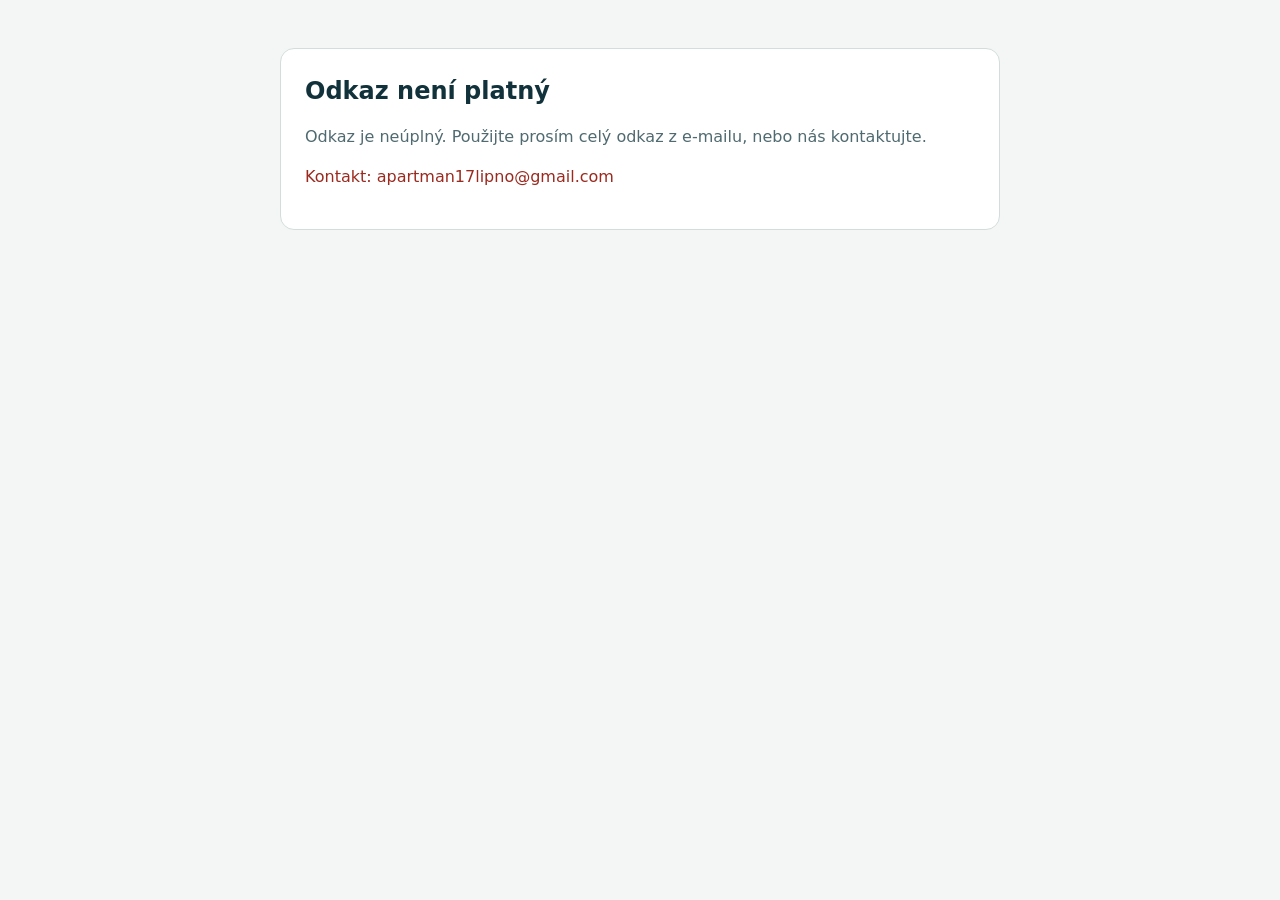
<file: checkin.html>
<!doctype html>
<html lang="cs">
<head>
<meta charset="utf-8">
<meta name="viewport" content="width=device-width,initial-scale=1">
<meta name="robots" content="noindex, nofollow">
<meta name="referrer" content="no-referrer">
<title>Online check-in – Costa Plana</title>
<style>
:root{font:16px/1.5 system-ui,sans-serif;color:#12323b;background:#f3f6f4}
*{box-sizing:border-box}body{margin:0;padding:24px}.wrap{max-width:720px;margin:0 auto}
.card{background:#fff;border:1px solid #d3dedc;border-radius:14px;padding:24px;margin:24px 0}
h1{font-size:1.5rem;margin:0 0 8px}h2{font-size:1.15rem;margin:0 0 16px}
p{color:#4f6a70}.guest{padding:16px 0;border-top:1px solid #d3dedc}
label{display:grid;gap:5px;margin:10px 0;font-size:.92rem}input,select{font:inherit;padding:10px;border:1px solid #b9c9c7;border-radius:8px}
button{font:inherit;border:0;border-radius:999px;padding:12px 20px;background:#1f6f78;color:white;cursor:pointer}
button:disabled{opacity:.6}.copy-address{margin-top:6px;padding:7px 12px;background:#edf4f2;color:#1f5960;border:1px solid #b9c9c7;font-size:.88rem}#status{margin-top:16px}.error{color:#9b291e}.success{color:#146638}
.grid{display:grid;grid-template-columns:1fr 1fr;gap:0 14px}@media(max-width:600px){body{padding:12px}.card{padding:18px}.grid{grid-template-columns:1fr}}
</style>
</head>
<body><main class="wrap"><section class="card">
<h1 id="title">Online check-in</h1>
<p id="hostCount">Načítám údaje o rezervaci…</p>
<form id="form" hidden><div id="guests"></div><button id="send" type="submit">Dokončit check-in</button></form>
<p id="status" role="status"></p>
</section></main>
<script>
(function(){
  var PROD_ENDPOINT='https://script.google.com/macros/s/AKfycbxqNQdGvT4scxO_k0uNsjusx61ivbBodvtGSQCqQwsHtzOn6fPTu6IHN-PEZ7Qisspr9A/exec';
  var TEST_ENDPOINT='https://script.google.com/macros/s/AKfycbyZViBGlJQ0I8rDSNPGJMOhPOv0Go2KEEsoSoqvS6wH9HP4es48nBq288caje392S2fYA/exec';
  var isProd=window.location.hostname==='apartman17lipno.cz'||window.location.hostname==='www.apartman17lipno.cz';
  var ENDPOINT=isProd?PROD_ENDPOINT:TEST_ENDPOINT;
  var MAIL='apartman17lipno@gmail.com';
  var params=new URLSearchParams(window.location.search);
  var ID=params.get('id')||'', TOKEN=params.get('token')||'';
  var titleEl=document.getElementById('title'), infoEl=document.getElementById('hostCount'),
      statusEl=document.getElementById('status'), form=document.getElementById('form'),
      box=document.getElementById('guests'), button=document.getElementById('send');

  // Komunikace se skriptem přes POST (token zůstává v těle požadavku, ne v adrese skriptu)
  function post(body){
    return fetch(ENDPOINT,{method:'POST',headers:{'Content-Type':'text/plain;charset=utf-8'},body:JSON.stringify(body)})
      .then(function(r){return r.json();});
  }
  function showError(title,text){
    titleEl.textContent=title;infoEl.textContent=text;form.hidden=true;
    statusEl.className='error';
    statusEl.textContent='Kontakt: '+MAIL;
  }

  function buildForm(info){
    var adults=info.adults, count=info.adults+info.children;
    var label=count===1?'1 ubytovanou osobu':(count<=4?count+' ubytované osoby':count+' ubytovaných osob');
    infoEl.textContent='Stav: online check-in čeká na dokončení. Vyplňte prosím údaje za '+label+'. Údaje slouží k evidenci hostů a místního poplatku.';
    for(var i=0;i<count;i++){
      var category=i<adults?'dospělý host':'dítě';
      var section=document.createElement('section');section.className='guest';
      var title=document.createElement('h2');title.textContent='Host '+(i+1)+' – '+category;section.appendChild(title);
      var fields=[['firstName','Jméno','text'],['lastName','Příjmení','text'],['birthDate','Datum narození','date'],['address','Adresa trvalého pobytu nebo obdobná adresa v zahraničí','text'],['documentType','Druh dokladu totožnosti','select'],['documentNumber','Číslo dokladu','text'],['citizenship','Občanství','text']];
      var grid=document.createElement('div');grid.className='grid';
      fields.forEach(function(item){
        var lab=document.createElement('label');lab.textContent=item[1];var input;
        if(item[2]==='select'){
          input=document.createElement('select');
          [['','Vyberte doklad'],['Občanský průkaz','Občanský průkaz'],['Cestovní pas','Cestovní pas'],['Pobytový průkaz','Pobytový průkaz'],['Jiný doklad','Jiný doklad']].forEach(function(o){
            var opt=document.createElement('option');opt.value=o[0];opt.textContent=o[1];input.appendChild(opt);
          });
        }else{input=document.createElement('input');input.type=item[2];}
        input.name=item[0];
        if(item[0]==='citizenship'){input.setAttribute('autocomplete','off');input.value='ČR';}
        var optionalChildDocument=(i>=adults)&&(item[0]==='documentType'||item[0]==='documentNumber');
        input.required=!optionalChildDocument;
        if(optionalChildDocument)lab.appendChild(document.createTextNode(' (nepovinné)'));
        if(item[0]==='documentNumber')input.maxLength=80;
        if(item[0]==='address')input.maxLength=250;
        lab.appendChild(input);
        if(item[0]==='address'&&i>0){
          var copy=document.createElement('button');copy.type='button';copy.className='copy-address';copy.textContent='Použít adresu hlavní osoby';
          copy.addEventListener('click',function(){var first=box.querySelector('.guest input[name="address"]');if(first)input.value=first.value;});
          lab.appendChild(copy);
        }
        grid.appendChild(lab);
      });
      section.appendChild(grid);box.appendChild(section);
    }
    form.hidden=false;
    infoEl.hidden=false;
  }

  form.addEventListener('submit',function(event){
    event.preventDefault();
    var entries=Array.prototype.map.call(box.querySelectorAll('.guest'),function(section){
      var obj={};Array.prototype.forEach.call(section.querySelectorAll('input,select'),function(input){obj[input.name]=input.value;});return obj;
    });
    button.disabled=true;statusEl.className='';statusEl.textContent='Odesílám údaje…';
    post({action:'checkin',id:ID,token:TOKEN,guests:entries}).then(function(result){
      if(result&&result.ok){
        form.hidden=true;
        titleEl.textContent='Online check-in byl dokončen';
        infoEl.textContent='Online check-in byl dokončen.';
        statusEl.className='success';
        statusEl.textContent=result.warning?'E-mail s přístupovým kódem se nepodařilo odeslat; kontaktujte prosím ubytovatele.':'Potvrzení s přístupovým kódem vám přijde e-mailem.';
        return;
      }
      button.disabled=false;statusEl.className='error';
      var e=result&&result.error;
      statusEl.textContent=e==='settings'?'Ubytovatel zatím nenastavil přístupový kód. Zkuste to prosím později.':
        e==='token'?'Odkaz již není platný (mohl být použit nebo vypršel). Kontaktujte nás prosím e-mailem '+MAIL+'.':
        'Údaje se nepodařilo uložit. Zkontrolujte formulář a zkuste to znovu.';
    }).catch(function(){
      button.disabled=false;statusEl.className='error';statusEl.textContent='Spojení se nepodařilo. Zkuste to prosím znovu.';
    });
  });

  if(!ID||!TOKEN){
    showError('Odkaz není platný','Odkaz je neúplný. Použijte prosím celý odkaz z e-mailu, nebo nás kontaktujte.');
    return;
  }
  post({action:'checkininfo',id:ID,token:TOKEN}).then(function(info){
    if(info&&info.ok)buildForm(info);
    else showError('Odkaz není platný',info&&info.error==='guests'?'Počet hostů v rezervaci nelze ověřit. Kontaktujte nás prosím e-mailem.':'Odkaz mohl být již použit nebo jeho platnost vypršela. Kontaktujte nás prosím e-mailem.');
  }).catch(function(){
    showError('Spojení se nepodařilo','Údaje o rezervaci se nepodařilo načíst. Zkuste to prosím znovu za chvíli.');
  });
})();
</script></body></html>
</file>
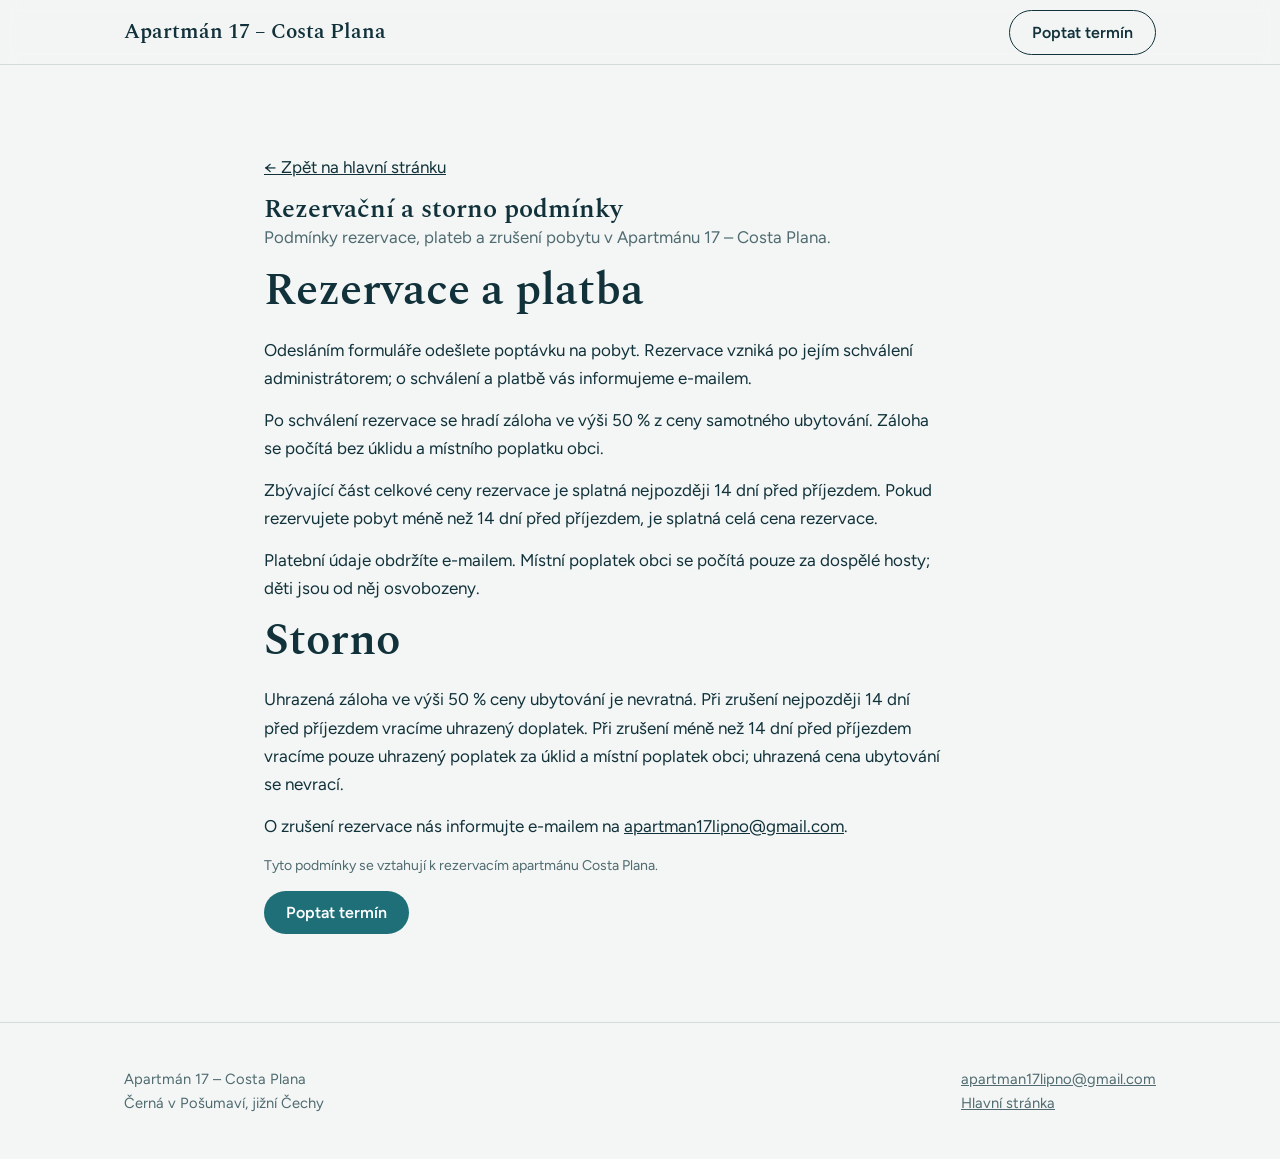
<file: rezervacni-a-storno-podminky.html>
<!DOCTYPE html>
<html lang="cs">
<head>
<meta charset="utf-8">
<meta name="viewport" content="width=device-width, initial-scale=1, viewport-fit=cover">
<title>Rezervační a storno podmínky – Apartmán 17 Costa Plana</title>
<meta name="description" content="Rezervační, platební a storno podmínky pobytu v Apartmánu 17 – Costa Plana.">
<link rel="preconnect" href="https://fonts.googleapis.com">
<link rel="preconnect" href="https://fonts.gstatic.com" crossorigin>
<link href="https://fonts.googleapis.com/css2?family=Spectral:wght@400;500;600;700&family=Figtree:wght@400;500;600;700&display=swap" rel="stylesheet">
<link rel="stylesheet" href="assets/site.css">
</head>
<body>
<header><div class="wrap"><a class="logo" href="/">Apartmán 17 – Costa Plana</a><a class="btn ghost" href="/#rezervace">Poptat termín</a></div></header>
<main>
<section><div class="wrap" style="max-width:800px">
<p><a href="/">← Zpět na hlavní stránku</a></p>
<h1>Rezervační a storno podmínky</h1>
<p class="lead">Podmínky rezervace, plateb a zrušení pobytu v Apartmánu 17 – Costa Plana.</p>
<h2>Rezervace a platba</h2>
<p>Odesláním formuláře odešlete poptávku na pobyt. Rezervace vzniká po jejím schválení administrátorem; o schválení a platbě vás informujeme e-mailem.</p>
<p>Po schválení rezervace se hradí záloha ve výši 50 % z ceny samotného ubytování. Záloha se počítá bez úklidu a místního poplatku obci.</p>
<p>Zbývající část celkové ceny rezervace je splatná nejpozději 14 dní před příjezdem. Pokud rezervujete pobyt méně než 14 dní před příjezdem, je splatná celá cena rezervace.</p>
<p>Platební údaje obdržíte e-mailem. Místní poplatek obci se počítá pouze za dospělé hosty; děti jsou od něj osvobozeny.</p>
<h2>Storno</h2>
<p>Uhrazená záloha ve výši 50 % ceny ubytování je nevratná. Při zrušení nejpozději 14 dní před příjezdem vracíme uhrazený doplatek. Při zrušení méně než 14 dní před příjezdem vracíme pouze uhrazený poplatek za úklid a místní poplatek obci; uhrazená cena ubytování se nevrací.</p>
<p>O zrušení rezervace nás informujte e-mailem na <a href="mailto:apartman17lipno@gmail.com">apartman17lipno@gmail.com</a>.</p>
<p class="note">Tyto podmínky se vztahují k rezervacím apartmánu Costa Plana.</p>
<a class="btn" href="/#rezervace">Poptat termín</a>
</div></section>
</main>
<footer><div class="wrap"><div>Apartmán 17 – Costa Plana<br>Černá v Pošumaví, jižní Čechy</div><div><a href="mailto:apartman17lipno@gmail.com">apartman17lipno@gmail.com</a><br><a href="/">Hlavní stránka</a></div></div></footer>
</body>
</html>
</file>
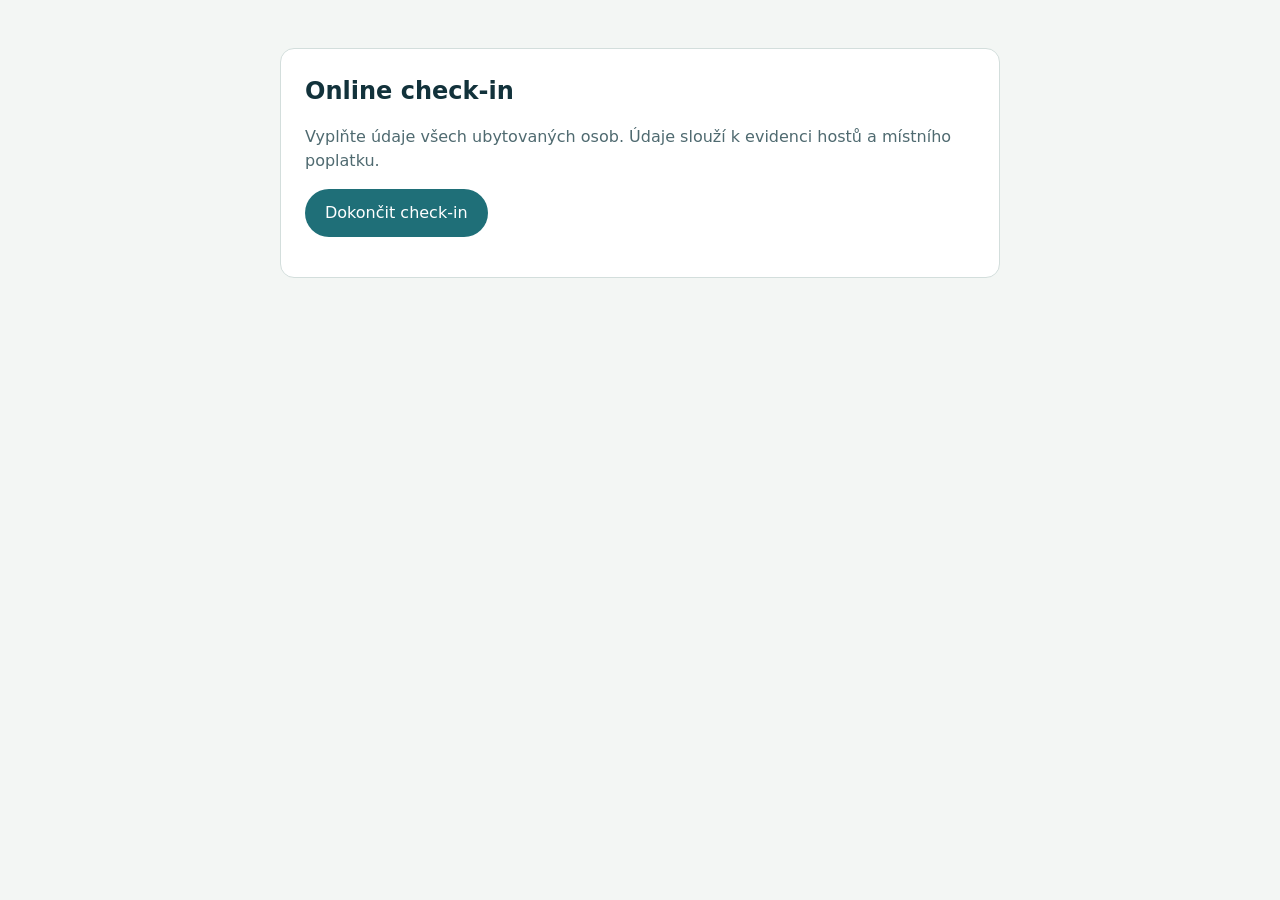
<file: google-apps-script/checkin.html>
<!doctype html>
<html lang="cs">
<head>
<meta charset="utf-8">
<meta name="viewport" content="width=device-width,initial-scale=1">
<title>Online check-in – Costa Plana</title>
<style>
:root{font:16px/1.5 system-ui,sans-serif;color:#12323b;background:#f3f6f4}
*{box-sizing:border-box}body{margin:0;padding:24px}.wrap{max-width:720px;margin:0 auto}
.card{background:#fff;border:1px solid #d3dedc;border-radius:14px;padding:24px;margin:24px 0}
h1{font-size:1.5rem;margin:0 0 8px}h2{font-size:1.15rem;margin:0 0 16px}
p{color:#4f6a70}.guest{padding:16px 0;border-top:1px solid #d3dedc}
label{display:grid;gap:5px;margin:10px 0;font-size:.92rem}input,select{font:inherit;padding:10px;border:1px solid #b9c9c7;border-radius:8px}
button{font:inherit;border:0;border-radius:999px;padding:12px 20px;background:#1f6f78;color:white;cursor:pointer}
button:disabled{opacity:.6}.copy-address{margin-top:6px;padding:7px 12px;background:#edf4f2;color:#1f5960;border:1px solid #b9c9c7;font-size:.88rem}#status{margin-top:16px}.error{color:#9b291e}.success{color:#146638}
.grid{display:grid;grid-template-columns:1fr 1fr;gap:0 14px}@media(max-width:600px){body{padding:12px}.card{padding:18px}.grid{grid-template-columns:1fr}}
</style>
</head>
<body><main class="wrap"><section class="card">
<h1>Online check-in</h1>
<p id="hostCount">Vyplňte údaje všech ubytovaných osob. Údaje slouží k evidenci hostů a místního poplatku.</p>
<form id="form"><div id="guests"></div><button id="send" type="submit">Dokončit check-in</button><p id="status" role="status"></p></form>
</section></main>
<script>
var CHECKIN={id:'<?= reservationId ?>',token:'<?= token ?>',adults:<?= adults ?>,children:<?= children ?>,guestCount:<?= guestCount ?>};
var box=document.getElementById('guests');
var count=CHECKIN.guestCount;
var guestLabel=count===1?'1 ubytovanou osobu':(count<=4?count+' ubytované osoby':count+' ubytovaných osob');
document.getElementById('hostCount').textContent='Stav: online check-in čeká na dokončení. Vyplňte prosím údaje za '+guestLabel+'. Údaje slouží k evidenci hostů a místního poplatku.';
for(var i=0;i<count;i++){
 var category=i<CHECKIN.adults?'dospělý host':'dítě';
 var section=document.createElement('section');section.className='guest';
 var title=document.createElement('h2');title.textContent='Host '+(i+1)+' – '+category;section.appendChild(title);
 var fields=[['firstName','Jméno','text'],['lastName','Příjmení','text'],['birthDate','Datum narození','date'],['address','Adresa trvalého pobytu nebo obdobná adresa v zahraničí','text'],['documentType','Druh dokladu totožnosti','select'],['documentNumber','Číslo dokladu','text'],['citizenship','Občanství','text']];
 var grid=document.createElement('div');grid.className='grid';
 fields.forEach(function(item){var label=document.createElement('label');label.textContent=item[1];var input;
  if(item[2]==='select'){input=document.createElement('select');[['','Vyberte doklad'],['Občanský průkaz','Občanský průkaz'],['Cestovní pas','Cestovní pas'],['Pobytový průkaz','Pobytový průkaz'],['Jiný doklad','Jiný doklad']].forEach(function(o){var opt=document.createElement('option');opt.value=o[0];opt.textContent=o[1];input.appendChild(opt);});}
  else{input=document.createElement('input');input.type=item[2];}
  input.name=item[0];if(item[0]==='citizenship'){input.setAttribute('autocomplete','off');input.defaultValue='ČR';input.value='ČR';input.setAttribute('value','ČR');}var optionalChildDocument=i>=CHECKIN.adults&&(item[0]==='documentType'||item[0]==='documentNumber');input.required=!optionalChildDocument;if(optionalChildDocument)label.appendChild(document.createTextNode(' (nepovinné)'));if(item[0]==='documentNumber')input.maxLength=80;if(item[0]==='address')input.maxLength=250;
  label.appendChild(input);
  if(item[0]==='address'&&i>0){
   var copy=document.createElement('button');copy.type='button';copy.className='copy-address';copy.textContent='Použít adresu hlavní osoby';
   copy.addEventListener('click',function(){var first=box.querySelector('.guest input[name="address"]');if(first)input.value=first.value;});
   label.appendChild(copy);
  }
  grid.appendChild(label);
 });section.appendChild(grid);box.appendChild(section);
}
Array.prototype.forEach.call(box.querySelectorAll('input[name="citizenship"]'),function(input){input.setAttribute('autocomplete','off');input.defaultValue='ČR';input.value='ČR';});
document.getElementById('form').addEventListener('submit',function(event){
 event.preventDefault();var button=document.getElementById('send'),status=document.getElementById('status');
 var entries=Array.prototype.map.call(box.querySelectorAll('.guest'),function(section){
  var obj={};Array.prototype.forEach.call(section.querySelectorAll('input,select'),function(input){obj[input.name]=input.value;});return obj;
 });
 button.disabled=true;status.className='';status.textContent='Odesílám údaje…';
 google.script.run.withSuccessHandler(function(result){
  if(result&&result.ok){box.hidden=true;button.hidden=true;document.querySelector('h1').textContent='Online check-in byl dokončen';document.getElementById('hostCount').textContent='Online check-in byl dokončen.';status.className='success';status.textContent=result.warning?'E-mail s přístupovým kódem se nepodařilo odeslat; kontaktujte prosím ubytovatele.':'Potvrzení s přístupovým kódem vám přijde e-mailem.';}
  else{button.disabled=false;status.className='error';status.textContent=result&&result.error==='settings'?'Ubytovatel zatím nenastavil přístupový kód. Zkuste to prosím později.':'Údaje se nepodařilo uložit. Zkontrolujte formulář a zkuste to znovu.';}
 }).withFailureHandler(function(){button.disabled=false;status.className='error';status.textContent='Spojení se nepodařilo. Zkuste to prosím znovu.'})
 .submitOnlineCheckin(CHECKIN.id,CHECKIN.token,entries);
});
</script></body></html>
</file>
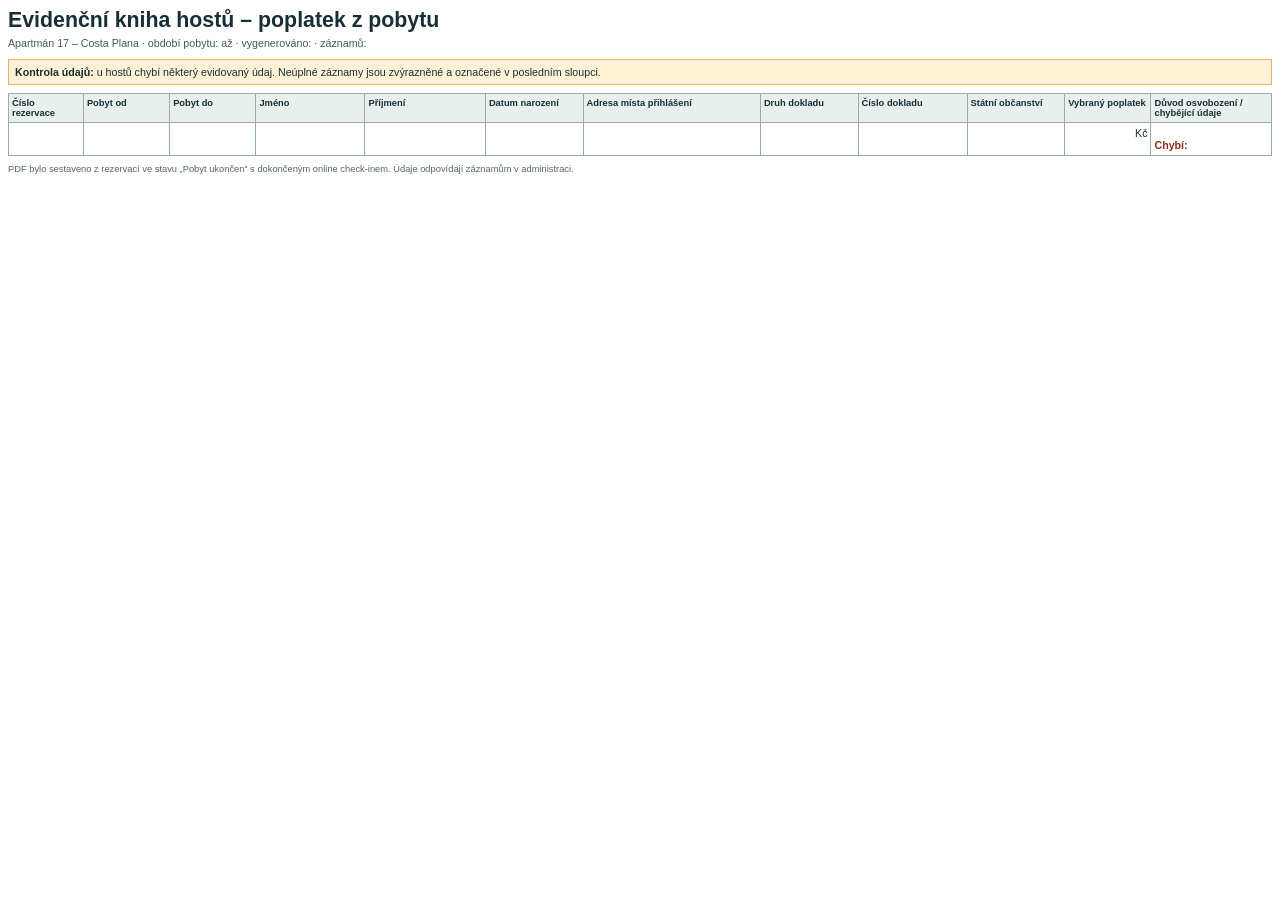
<file: google-apps-script/guestbook.html>
<!doctype html>
<html lang="cs">
<head>
  <meta charset="utf-8">
  <style>
    @page { size: A4 landscape; margin: 12mm 10mm; }
    body { font: 8pt Arial, sans-serif; color: #172f35; }
    h1 { margin: 0 0 4px; font-size: 16pt; }
    p { margin: 3px 0; }
    .meta { margin-bottom: 10px; color: #405a60; }
    .warning { margin: 8px 0; padding: 6px; background: #fff1d6; border: 1px solid #ddb65d; }
    table { width: 100%; border-collapse: collapse; table-layout: fixed; }
    th, td { border: 1px solid #9aabad; padding: 4px 3px; text-align: left; vertical-align: top; overflow-wrap: anywhere; }
    th { background: #e8efed; font-size: 7pt; }
    tr.incomplete td { background: #fff8e9; }
    .fee { text-align: right; white-space: nowrap; }
    .missing { color: #8b2b1d; font-weight: bold; }
    .foot { margin-top: 8px; color: #52666a; font-size: 7pt; }
  </style>
</head>
<body>
  <h1>Evidenční kniha hostů – poplatek z pobytu</h1>
  <p class="meta">Apartmán 17 – Costa Plana · období pobytu: <?= periodFrom ?> až <?= periodTo ?> · vygenerováno: <?= generatedAt ?> · záznamů: <?= entries.length ?></p>
  <? if (incompleteGuests) { ?>
    <p class="warning"><strong>Kontrola údajů:</strong> u <?= incompleteGuests ?> hostů chybí některý evidovaný údaj. Neúplné záznamy jsou zvýrazněné a označené v posledním sloupci.</p>
  <? } ?>
  <table>
    <thead>
      <tr>
        <th style="width:6%">Číslo rezervace</th>
        <th style="width:7%">Pobyt od</th>
        <th style="width:7%">Pobyt do</th>
        <th style="width:9%">Jméno</th>
        <th style="width:10%">Příjmení</th>
        <th style="width:8%">Datum narození</th>
        <th style="width:15%">Adresa místa přihlášení</th>
        <th style="width:8%">Druh dokladu</th>
        <th style="width:9%">Číslo dokladu</th>
        <th style="width:8%">Státní občanství</th>
        <th style="width:7%">Vybraný poplatek</th>
        <th style="width:10%">Důvod osvobození / chybějící údaje</th>
      </tr>
    </thead>
    <tbody>
      <? for (var i = 0; i < entries.length; i++) { var e = entries[i]; ?>
        <tr class="<?= e.missing ? 'incomplete' : '' ?>">
          <td><?= e.reservationNumber || '—' ?></td>
          <td><?= e.from ?></td>
          <td><?= e.to ?></td>
          <td><?= e.firstName || '—' ?></td>
          <td><?= e.lastName || '—' ?></td>
          <td><?= e.birthDate || '—' ?></td>
          <td><?= e.address || '—' ?></td>
          <td><?= e.documentType || '—' ?></td>
          <td><?= e.documentNumber || '—' ?></td>
          <td><?= e.citizenship || '—' ?></td>
          <td class="fee"><?= e.feeAmount ?> Kč</td>
          <td><?= e.feeExemption || '—' ?><? if (e.missing) { ?><br><span class="missing">Chybí: <?= e.missing ?></span><? } ?></td>
        </tr>
      <? } ?>
    </tbody>
  </table>
  <p class="foot">PDF bylo sestaveno z rezervací ve stavu „Pobyt ukončen“ s dokončeným online check-inem. Údaje odpovídají záznamům v administraci.</p>
</body>
</html>
</file>
<file: assets/site.css>
:root{
  --bg:#F3F6F4; --surface:#FFFFFF; --ink:#12323B; --muted:#4F6A70; --line:#D3DEDC;
  --accent:#1F6F78; --accent-ink:#FFFFFF; --deep:#0F3B47; --sand:#CDBB9B;
  --serif:"Spectral",Georgia,"Times New Roman",serif;
  --sans:"Figtree",system-ui,-apple-system,"Segoe UI",Roboto,sans-serif;
  box-sizing:border-box;
  padding-top:env(safe-area-inset-top,0px);
  padding-bottom:env(safe-area-inset-bottom,0px);
}
@media (prefers-color-scheme:dark){
  :root:not([data-theme="light"]){
    --bg:#0B1A1F; --surface:#112830; --ink:#E6EFEE; --muted:#9DB4B7; --line:#23424B;
    --accent:#6FC0C7; --accent-ink:#06242A; --deep:#06242A; --sand:#CDBB9B;
    color-scheme:dark;
  }
}
:root[data-theme="dark"]{
  --bg:#0B1A1F; --surface:#112830; --ink:#E6EFEE; --muted:#9DB4B7; --line:#23424B;
  --accent:#6FC0C7; --accent-ink:#06242A; --deep:#06242A; --sand:#CDBB9B;
  color-scheme:dark;
}
*,*::before,*::after{box-sizing:inherit}
html{scroll-behavior:smooth;scroll-padding-top:calc(env(safe-area-inset-top,0px) + 72px)}
body{margin:0;background:var(--bg);color:var(--ink);font:400 17px/1.65 var(--sans)}
body::before{content:"";position:fixed;inset:0 0 auto;height:env(safe-area-inset-top,0px);background:var(--bg);z-index:20}
img{max-width:100%}
a{color:inherit}
.wrap{max-width:1080px;margin:0 auto;padding:0 24px}
h1,h2,h3{font-family:var(--serif);font-weight:600;line-height:1.15;margin:0}
h2{font-size:clamp(1.9rem,4vw,2.8rem);margin-bottom:18px}
h3{font-size:1.25rem;margin-bottom:6px}
p{margin:0 0 14px;max-width:62ch}
.lead{color:var(--muted);font-size:1.05rem}
section{padding:88px 0}

/* navigace */
header{position:sticky;top:env(safe-area-inset-top,0px);z-index:10;background:color-mix(in srgb,var(--bg) 90%,transparent);backdrop-filter:blur(8px);border-bottom:1px solid var(--line)}
header .wrap{display:flex;align-items:center;justify-content:space-between;gap:16px;height:64px}
.logo{font-family:var(--serif);font-weight:600;font-size:1.3rem;text-decoration:none}
nav{display:flex;gap:22px;overflow-x:auto}
nav a{text-decoration:none;font-size:.95rem;color:var(--muted);white-space:nowrap}
nav a:hover{color:var(--ink)}
.btn{display:inline-block;background:var(--accent);color:var(--accent-ink);padding:12px 22px;border-radius:999px;text-decoration:none;font-weight:600;border:0;font:600 1rem var(--sans);cursor:pointer}
.btn:hover{filter:brightness(1.08)}
.btn.ghost{background:transparent;color:inherit;border:1.5px solid currentColor}
:focus-visible{outline:3px solid var(--accent);outline-offset:3px}
@media(max-width:760px){nav{display:none}}

/* hero */
.hero{position:relative;min-height:min(88vh,760px);display:flex;align-items:flex-end;color:#fff;background:linear-gradient(180deg,rgba(8,30,38,.25) 0%,rgba(8,30,38,.78) 100%),var(--hero) center/cover no-repeat;padding:0}
.hero .wrap{position:relative;z-index:1;padding-bottom:72px;padding-top:120px}
.hero small{display:block;font-size:1rem;margin-bottom:14px;opacity:.9}
.hero h1{font-size:clamp(2.6rem,7vw,5.2rem);max-width:14ch;margin-bottom:18px}
.hero p{font-size:1.15rem;max-width:46ch;opacity:.95}
.hero .row{display:flex;gap:12px;flex-wrap:wrap;margin-top:26px}
.hero .btn{background:#fff;color:#0F3B47}
.hero .btn.ghost{background:transparent;color:#fff}

/* apartmán */
.split{display:grid;grid-template-columns:1fr 1fr;gap:48px;align-items:start}
.apartment-copy{grid-column:1;grid-row:1}
.photos{grid-column:2;grid-row:1}
.photos{display:grid;grid-template-columns:1fr 1fr;gap:12px}
.ph{aspect-ratio:4/3;border-radius:10px;background:var(--img) center/cover no-repeat}
.wide{aspect-ratio:21/9;border-radius:10px;margin-top:34px;background:var(--img) center/cover no-repeat}
.ph:first-child{grid-column:1/3;aspect-ratio:16/9}
.note{font-size:.88rem;color:var(--muted)}
@media(max-width:820px){.split{grid-template-columns:1fr;gap:32px}.apartment-copy{grid-column:1;grid-row:1}.photos{grid-column:1;grid-row:2}}

/* výbava apartmánu */
.amenities-title{margin-top:30px}
.amenities-list{display:grid;grid-template-columns:1fr 1fr;gap:16px 22px;margin-top:18px}
.amenities-list div{padding:15px 16px;border:1px solid var(--line);border-radius:10px;background:var(--surface)}
.amenities-list div:nth-child(even){background:var(--deep);color:#EAF3F2;border-color:var(--deep)}
.amenities-list div:nth-child(even) p{color:#A9C4C6}
.amenities-list h3{font-size:1.05rem;margin-bottom:4px}
.amenities-list p{font-size:.9rem;line-height:1.45;color:var(--muted);margin:0}
@media(max-width:520px){.amenities-list{grid-template-columns:1fr}}

/* lokalita */
.seasons{display:grid;grid-template-columns:1fr 1fr;gap:0 56px;margin-top:30px}
.seasons div{padding:20px 0;border-top:1px solid var(--line)}
.seasons p{color:var(--muted);margin:0}
.map{display:block;width:100%;height:380px;border:0;border-radius:10px;margin-top:30px;background:var(--line)}
.where{margin-top:16px;padding:26px;background:var(--surface);border:1px solid var(--line);border-radius:10px;display:flex;justify-content:space-between;gap:16px;align-items:center;flex-wrap:wrap}
@media(max-width:700px){.seasons{grid-template-columns:1fr}}

/* hodnocení */
.quotes{display:grid;grid-template-columns:repeat(3,1fr);gap:24px;margin:30px 0 16px}
blockquote{margin:0;padding-left:18px;border-left:3px solid var(--sand);font-family:var(--serif);font-size:1.2rem;line-height:1.4}
blockquote span{display:block;margin-top:8px;font:400 .85rem var(--sans);color:var(--muted)}
@media(max-width:820px){.quotes{grid-template-columns:1fr}}

/* poptávka */
#rezervace{background:var(--surface);border-top:1px solid var(--line)}
.booking{display:grid;grid-template-columns:5fr 6fr;gap:56px;align-items:start}
.price{font-family:var(--serif);font-size:1.5rem;margin:18px 0 6px}
.links{display:flex;gap:10px;flex-wrap:wrap;margin-top:16px}
form{display:grid;grid-template-columns:1fr 1fr;gap:16px}
label{display:grid;gap:6px;font-weight:500;font-size:.95rem}
.full{grid-column:1/3}
input,select,textarea{font:inherit;color:inherit;background:var(--bg);border:1px solid var(--line);border-radius:8px;padding:11px 12px;width:100%}
textarea{min-height:100px;resize:vertical}
@media(max-width:820px){.booking{grid-template-columns:1fr;gap:32px}}
@media(max-width:520px){form{grid-template-columns:1fr}.full{grid-column:auto}}

/* okolí */
.pois{display:grid;grid-template-columns:repeat(3,1fr);gap:16px;margin-top:30px}
.poi{background:var(--surface);border:1px solid var(--line);border-radius:10px;overflow:hidden}
.poi .ill{display:block;width:100%;height:150px}
.poi img.ill{object-fit:cover;object-position:center 35%}
.poi .b{padding:20px 22px 22px}
.poi span{display:block;font-size:.78rem;letter-spacing:.06em;text-transform:uppercase;color:var(--accent);font-weight:600;margin-bottom:8px}
.poi p{color:var(--muted);margin:0;font-size:.97rem}
@media(max-width:900px){.pois{grid-template-columns:1fr 1fr}}
@media(max-width:560px){.pois{grid-template-columns:1fr}}
.fam{margin-top:22px;padding:18px 20px;border:1px solid var(--line);border-radius:10px;background:var(--bg)}
.fam h3{margin-bottom:8px}
.fam p{font-size:.97rem;margin:0 0 8px}
.fam p:last-child{margin:0}
.opts{border:0;padding:0;margin:0;display:flex;gap:10px 24px;flex-wrap:wrap}
.opts legend{padding:0;margin-bottom:8px;font-weight:500;font-size:.95rem}
.chk{display:flex;align-items:center;gap:8px;font-weight:400}
.chk input{width:auto}
.tt{margin-top:18px}
.tariff{margin:8px 0 14px;max-width:420px}
.tariff div{display:flex;justify-content:space-between;gap:16px;padding:9px 0;border-bottom:1px solid var(--line)}
.tariff dt{color:var(--muted)}
.tariff dd{margin:0;font-weight:600}
.pricebox:empty{display:none}
.pricebox{margin-top:12px;padding:16px 18px;border:1px solid var(--line);border-radius:10px;background:var(--surface)}
.pricebox .r{display:flex;justify-content:space-between;gap:16px;padding:4px 0;font-size:.95rem}
.pricebox .r span{color:var(--muted)}
.pricebox .tot{margin-top:6px;padding-top:10px;border-top:1px solid var(--line);font-size:1.15rem}
.pricebox .tot span{color:var(--ink);font-weight:600}
.pricebox .tot b{font-family:var(--serif);font-size:1.4rem}
.pricebox small{display:block;margin-top:8px;color:var(--muted);font-size:.82rem}
/* kalendář */
.cal{border:1px solid var(--line);border-radius:10px;padding:14px;background:var(--bg)}
.cal-top{display:flex;justify-content:space-between;align-items:center;margin-bottom:8px;gap:8px}
.cal-nav{background:none;border:1px solid var(--line);border-radius:8px;color:inherit;width:36px;height:36px;cursor:pointer;font-size:1rem}
.cal-nav:disabled{opacity:.35;cursor:default}
.cal-title{font-weight:600}
.cal-months{display:grid;grid-template-columns:1fr 1fr;gap:20px}
@media(max-width:700px){.cal-months{grid-template-columns:1fr}.cal-m.m2{display:none}}
.cal-m h4{margin:0 0 6px;text-align:center;font:600 1rem var(--sans);text-transform:capitalize}
.cal-g{display:grid;grid-template-columns:repeat(7,1fr);gap:2px;text-align:center}
.cal-g span{font-size:.75rem;color:var(--muted)}
.cal-d{aspect-ratio:1;border:0;background:transparent;color:inherit;font:inherit;font-size:.92rem;border-radius:8px;cursor:pointer;padding:0}
.cal-d:hover:not(:disabled){background:var(--line)}
.cal-d:disabled{cursor:default;color:var(--muted);opacity:.4}
.cal-d.busy{text-decoration:line-through}
.cal-d.rng{background:color-mix(in srgb,var(--accent) 22%,transparent)}
.cal-d.sel{background:var(--accent);color:var(--accent-ink);opacity:1}
.cal-sum{margin-top:10px;font-size:.92rem}
.cal-note{font-size:.82rem;color:var(--muted);margin-top:4px}
footer{padding:44px 0;border-top:1px solid var(--line);color:var(--muted);font-size:.92rem}
footer .wrap{display:flex;justify-content:space-between;gap:24px;flex-wrap:wrap}
@media(prefers-reduced-motion:reduce){html{scroll-behavior:auto}}

.gallery-item{margin:0;min-width:0}
.gallery-open{display:block;position:relative;width:100%;padding:0;border:0;border-radius:10px;overflow:hidden;background:var(--line);cursor:zoom-in}
.gallery-item img{display:block;width:100%;aspect-ratio:4/3;object-fit:cover;transition:transform .25s ease}
.gallery-item:first-child{grid-column:1/3}
.gallery-item:first-child img{aspect-ratio:16/9}
.gallery-open:hover img{transform:scale(1.025)}
.gallery-open:focus-visible{outline:3px solid var(--accent);outline-offset:3px}
.gallery-item figcaption{padding:9px 2px 2px;color:var(--muted);font-size:.92rem}
.zoom-hint{position:absolute;right:10px;bottom:10px;padding:6px 10px;border-radius:999px;background:rgba(15,59,71,.82);color:#fff;font-size:.8rem;opacity:0;transition:opacity .2s}
.gallery-open:hover .zoom-hint,.gallery-open:focus-visible .zoom-hint{opacity:1}
#photo-lightbox{width:min(94vw,1200px);max-width:none;max-height:94vh;padding:14px;border:0;border-radius:12px;background:#0b2026;color:#fff}
#photo-lightbox::backdrop{background:rgba(5,18,22,.88)}
#photo-lightbox img{display:block;max-width:100%;max-height:80vh;margin:auto;object-fit:contain}
#photo-lightbox figcaption{padding:10px 2px 0}
#photo-lightbox .lightbox-close{display:block;margin:0 0 8px auto;padding:7px 12px;border:1px solid #aac0c4;border-radius:999px;background:transparent;color:#fff;cursor:pointer}
@media(max-width:520px){.photos{gap:9px}.gallery-item figcaption{font-size:.84rem}.zoom-hint{opacity:1}}
</file>
